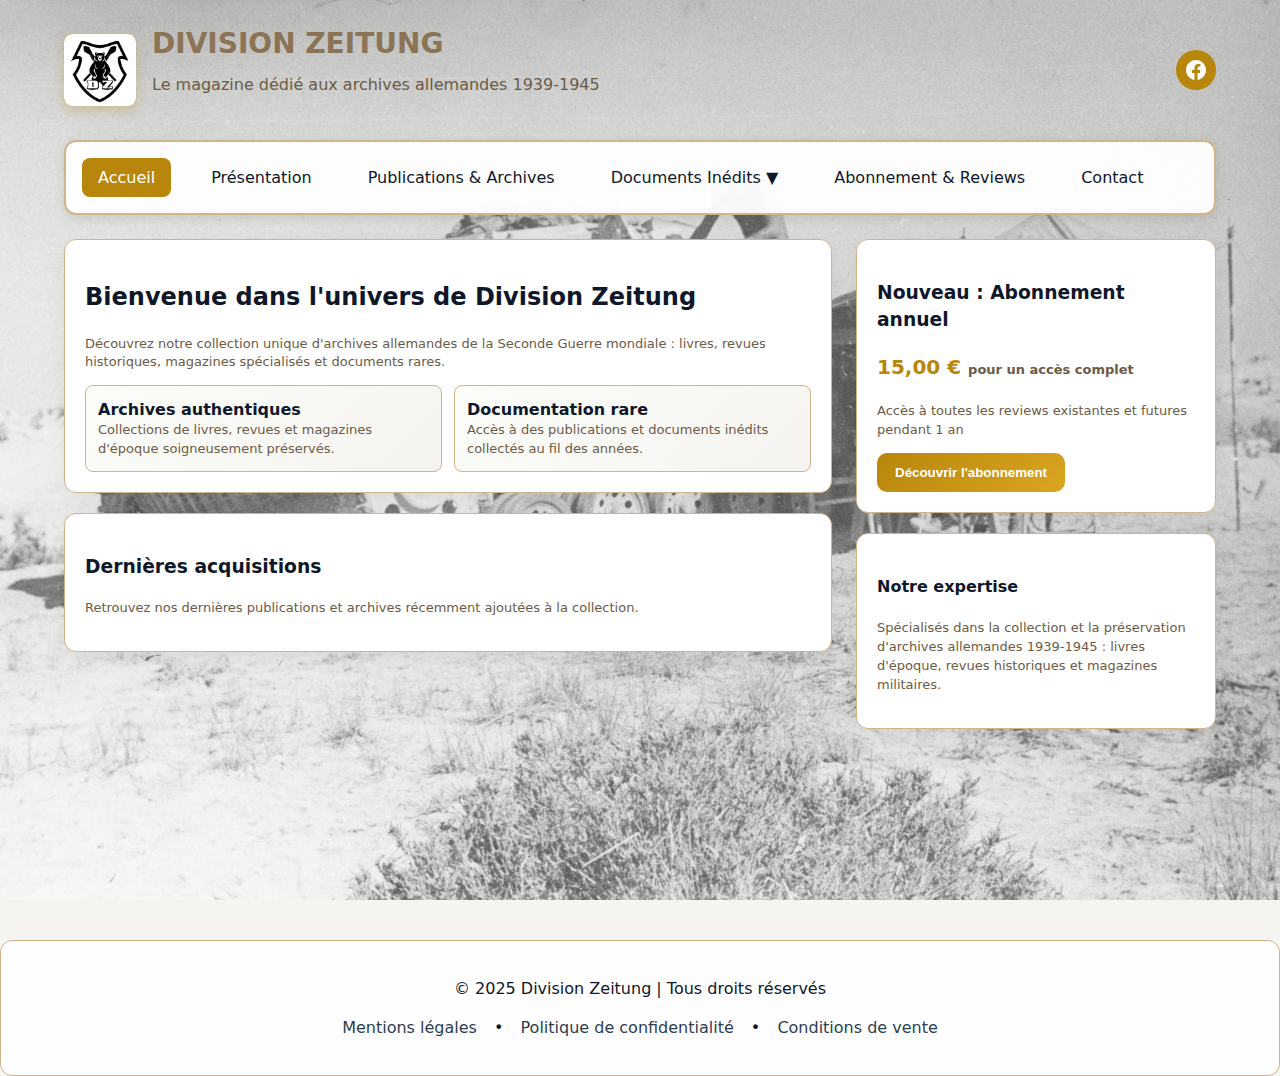
<file: index.html>
<!doctype html>
<html lang="fr">
<head>
  <meta charset="utf-8">
  <meta name="viewport" content="width=device-width,initial-scale=1">
  <title>DIVISION ZEITUNG - Le Magazine des Archives Allemandes</title>
  <meta name="description" content="Le magazine dédié aux archives allemandes 1939-1945. Collections, documents et analyses historiques.">
  <style>
    :root{--accent:#b8860b;--accent-light:#daa520;--muted:#6b5b47;--card:#ffffff;--bg:#f6f4f0;--sand:#d2b48c;--warm:#8b7355;font-family:Inter, system-ui, -apple-system, 'Segoe UI', Roboto, 'Helvetica Neue', Arial}
    *{box-sizing:border-box}
    body{margin:0;background:var(--bg) url('panzer-fond.jpg') no-repeat center center fixed;background-size:cover;color:#0f172a;line-height:1.45}
    .overlay{background:rgba(246,244,240,0.3);min-height:100vh}
    .container{max-width:1200px;margin:0 auto;padding:24px}
    
/* Styles pour le footer */
.site-footer {
  text-align: center;
  padding: 20px;
  margin-top: 40px;
  background: rgba(255, 255, 255, 0.9);
  border-radius: 12px;
  border: 1px solid var(--sand);
}

.site-footer a {
  color: #2c3e50; /* Noir/gris foncé */
  text-decoration: none;
  font-weight: 500;
  padding: 8px 12px;
  border-radius: 6px;
  transition: all 0.3s ease;
}

.site-footer a:hover {
  background-color: #2c3e50;
  color: white;
  transform: translateY(-2px);
}
    
    
    /* Navigation */
    nav{background:rgba(255,255,255,0.95);border-radius:12px;padding:16px;margin-bottom:24px;box-shadow:0 4px 12px rgba(0,0,0,0.1);border:2px solid var(--sand)}
    .nav-menu{display:flex;gap:24px;align-items:center;flex-wrap:wrap}
    .nav-item{cursor:pointer;padding:8px 16px;border-radius:8px;transition:all 0.3s ease;font-weight:500}
    .nav-item:hover,.nav-item.active{background:var(--accent);color:white}
    .nav-dropdown{position:relative}
    .nav-dropdown-content{display:none;position:absolute;background:white;min-width:200px;box-shadow:0 8px 16px rgba(0,0,0,0.2);z-index:1000;border-radius:8px;top:100%;left:0;margin-top:4px;border:1px solid var(--sand)}
    .nav-dropdown:hover .nav-dropdown-content{display:block}
    .nav-dropdown-content a{display:block;padding:12px 16px;text-decoration:none;color:#333;border-radius:4px;margin:4px}
    .nav-dropdown-content a:hover{background:#f5f5f5}
    
    header{display:flex;align-items:center;gap:16px;margin-bottom:24px}
    
    /* Logo modifié pour supporter une image */
    .logo{
      width:72px;
      height:72px;
      background:linear-gradient(135deg, var(--accent), var(--accent-light));
      color:#fff;
      border-radius:8px;
      display:flex;
      align-items:center;
      justify-content:center;
      font-weight:700;
      font-size:24px;
      box-shadow:0 4px 12px rgba(184,134,11,0.3);
      overflow:hidden;
      position:relative;
    }
    
    .logo img{
      width:100%;
      height:100%;
      object-fit:cover;
      border-radius:8px;
    }
    
    /* Fallback text si pas d'image */
    .logo-text{
      position:absolute;
      top:50%;
      left:50%;
      transform:translate(-50%, -50%);
      z-index:1;
    }
    
    h1{margin:0;font-size:28px;color:var(--warm)}
    p.lead{color:var(--muted);margin:8px 0 20px}
    
    .social-links{margin-left:auto;display:flex;gap:12px}
    .social-btn{width:40px;height:40px;background:var(--accent);border-radius:50%;display:flex;align-items:center;justify-content:center;text-decoration:none;transition:transform 0.3s ease}
    .social-btn:hover{transform:scale(1.1)}
    
    .page{display:none}
    .page.active{display:block}
    .hero{display:grid;grid-template-columns:1fr 360px;gap:24px;align-items:start}
    .card{background:var(--card);border-radius:12px;padding:20px;box-shadow:0 6px 20px rgba(12,14,20,0.06);margin-bottom:20px;border:1px solid var(--sand)}
    .features{display:flex;flex-wrap:wrap;gap:12px;margin-top:12px}
    .feature{flex:1 1 220px;background:linear-gradient(135deg, #fbfdf9, #f5f3ef);padding:12px;border-radius:8px;border:1px solid var(--sand)}
    .price{font-size:20px;font-weight:700;color:var(--accent)}
    .cta{display:inline-block;background:linear-gradient(135deg, var(--accent), var(--accent-light));color:#fff;padding:12px 18px;border-radius:10px;text-decoration:none;font-weight:600;border:none;cursor:pointer;transition:transform 0.3s ease}
    .cta:hover{transform:translateY(-2px)}
    .small{font-size:13px;color:var(--muted)}
    
    /* Archive styles */
    .archive-grid{display:grid;grid-template-columns:repeat(auto-fit,minmax(300px,1fr));gap:20px}
    .archive-item{background:white;border-radius:12px;padding:20px;border:1px solid var(--sand);box-shadow:0 4px 16px rgba(184,134,11,0.1);cursor:pointer;transition:transform 0.3s ease}
    .archive-item:hover{transform:translateY(-4px)}
    .archive-image{width:100%;height:200px;background:#f0f0f0;border-radius:8px;margin-bottom:12px;background-size:cover;background-position:center;border:1px solid var(--sand)}
    .archive-category{background:linear-gradient(135deg, var(--accent), var(--accent-light));color:white;padding:20px;border-radius:12px;text-align:center;cursor:pointer;transition:transform 0.3s ease;margin-bottom:20px;position:relative;overflow:hidden}
    .archive-category:hover{transform:translateY(-2px)}
    .archive-category h3{margin:0 0 8px 0;font-size:20px;position:relative;z-index:2}
    .archive-category p{margin:0;opacity:0.9;position:relative;z-index:2}
    .archive-category-bg{position:absolute;top:0;left:0;width:100%;height:100%;background-size:cover;background-position:center;opacity:0.2;z-index:1}
    
    /* Subcategory styles */
    .subcategory-grid{display:grid;grid-template-columns:repeat(auto-fit,minmax(280px,1fr));gap:16px;margin-top:20px}
    .subcategory-item{background:#fff;border-radius:8px;padding:16px;border:1px solid var(--sand);cursor:pointer;transition:all 0.3s ease;position:relative;overflow:hidden}
    .subcategory-item:hover{background:#f9f9f9;transform:translateY(-2px)}
    .subcategory-title{font-weight:600;color:var(--warm);margin-bottom:8px;position:relative;z-index:2}
    .subcategory-desc{font-size:13px;color:var(--muted);position:relative;z-index:2}
    .subcategory-image{position:absolute;top:0;right:0;width:80px;height:100%;background-size:cover;background-position:center;opacity:0.1;z-index:1}
    
    /* Content display styles */
    .content-item{background:#fff;border-radius:12px;padding:20px;margin-bottom:16px;border:1px solid var(--sand);display:flex;gap:16px}
    .content-image{width:120px;height:160px;background:#f0f0f0;border-radius:8px;flex-shrink:0;background-size:cover;background-position:center;border:2px solid var(--sand)}
    .content-info{flex:1}
    .content-title{font-size:16px;font-weight:600;color:var(--warm);margin-bottom:8px}
    .content-description{font-size:14px;color:var(--muted);line-height:1.5}
    .back-to-categories{background:var(--muted);color:white;padding:8px 16px;border-radius:8px;text-decoration:none;margin-bottom:16px;display:inline-block;cursor:pointer}
    
    .contact-info{background:linear-gradient(135deg, #fbfdf9, #f5f3ef);padding:16px;border-radius:8px;margin-bottom:16px;border:1px solid var(--sand)}
    form input, form select, form textarea{width:100%;padding:10px;border-radius:8px;border:1px solid var(--sand);margin-top:8px}
    form label{font-size:13px;color:var(--muted)}

  /* CSS RESPONSIVE AMÉLIORÉ - À remplacer dans ton fichier */

/* Tablettes (portrait et paysage) */
@media (max-width: 1024px) {
  .container { 
    padding: 16px; 
    max-width: 100%;
  }
  
  .hero { 
    grid-template-columns: 1fr;
    gap: 20px; 
  }
  
  .nav-menu { 
    gap: 16px; 
  }
  
  .archive-grid {
    grid-template-columns: repeat(auto-fit, minmax(250px, 1fr));
  }
}

/* Tablettes en mode portrait */
@media (max-width: 768px) {
  .nav-menu { 
    flex-direction: column; 
    align-items: stretch; 
    gap: 8px;
  }
  
  .nav-item { 
    text-align: center;
    padding: 12px;
  }
  
  /* Menu dropdown tactile */
  .nav-dropdown-content {
    position: static !important;
    display: none;
    box-shadow: none;
    border: none;
    background: #f8f8f8;
    margin: 4px 0;
    border-radius: 8px;
  }
  
  .nav-dropdown.active .nav-dropdown-content {
    display: block;
  }
  
  .social-links { 
    margin-left: 0; 
    margin-top: 16px; 
    justify-content: center;
  }
  
  /* Footer responsive */
  .site-footer {
    padding: 24px 16px;
  }
  
  .site-footer a {
    display: inline-block;
    margin: 8px 4px;
    padding: 10px 12px;
    font-size: 14px;
  }
  
  /* Grilles adaptatives */
  .archive-grid {
    grid-template-columns: 1fr;
    gap: 16px;
  }
  
  .subcategory-grid {
    grid-template-columns: 1fr;
  }
}

/* Smartphones */
@media (max-width: 600px) {
  .logo { 
    width: 56px; 
    height: 56px; 
  }
  
  h1 { 
    font-size: 22px; 
  }
  
  .card { 
    padding: 16px; 
    margin-bottom: 16px;
  }
  
  /* Layout des reviews */
  .content-item { 
    flex-direction: column; 
    text-align: center; 
  }
  
  .content-image { 
    width: 100px; 
    height: 130px; 
    margin: 0 auto 16px auto; 
  }
  
  /* Abonnement responsive */
  .hero > div > div[style*="grid-template-columns"] {
    display: block !important;
  }
  
  .hero > div > div[style*="grid-template-columns"] > div {
    margin-bottom: 16px;
  }
  
  /* Footer mobile optimisé */
  .site-footer p:last-child {
    line-height: 2.2;
  }
  
  .site-footer a {
    display: block;
    margin: 12px 0;
    padding: 14px;
    border-radius: 8px;
    background: rgba(44, 62, 80, 0.05);
  }
  
  /* Formulaire responsive */
  form input, form textarea, form select {
    font-size: 16px; /* Évite le zoom sur iOS */
  }
}

/* Très petits écrans */
@media (max-width: 480px) {
  .container {
    padding: 12px;
  }
  
  header {
    flex-direction: column;
    text-align: center;
    gap: 12px;
  }
  
  .logo {
    width: 48px;
    height: 48px;
  }
  
  h1 {
    font-size: 20px;
  }
  
  .nav-item {
    padding: 14px;
    font-size: 16px;
  }
  
  .features {
    flex-direction: column;
  }
  
  .feature {
    flex: none;
  }
}

  </style>
</head>
<body>
  <div class="overlay">
    <main class="container">
      <header>
        <div class="logo">
          <!-- REMPLACEZ par votre image : images/logo.jpg -->
          <img src="LOGO SITE .jpg" alt="Division Zeitung Logo" onerror="this.style.display='none'; this.nextElementSibling.style.display='block';">
          <div class="logo-text" style="display:none;">DZ</div>
        </div>
        <div>
          <h1>DIVISION ZEITUNG</h1>
          <p class="lead">Le magazine dédié aux archives allemandes 1939-1945</p>
        </div>
        <div class="social-links">
          <a href="https://www.facebook.com/share/14KCaZech4M/" class="social-btn" target="_blank">
            <svg width="20" height="20" fill="white" viewBox="0 0 24 24">
              <path d="M24 12.073c0-6.627-5.373-12-12-12s-12 5.373-12 12c0 5.99 4.388 10.954 10.125 11.854v-8.385H7.078v-3.47h3.047V9.43c0-3.007 1.792-4.669 4.533-4.669 1.312 0 2.686.235 2.686.235v2.953H15.83c-1.491 0-1.956.925-1.956 1.874v2.25h3.328l-.532 3.47h-2.796v8.385C19.612 23.027 24 18.062 24 12.073z"/>
            </svg>
          </a>
        </div>
      </header>

      <nav>
        <div class="nav-menu">
          <div class="nav-item active" onclick="showPage('accueil')">Accueil</div>
          <div class="nav-item" onclick="showPage('presentation')">Présentation</div>
          <div class="nav-item" onclick="showPage('archives')">Publications & Archives</div>
          <div class="nav-dropdown">
            <div class="nav-item">Documents Inédits ▼</div>
            <div class="nav-dropdown-content">
              <a href="#" onclick="showDocuments('photos')">Photos</a>
              <a href="#" onclick="showDocuments('papiers')">Papiers Divers</a>
              <a href="#" onclick="showDocuments('objets')">Objets</a>
              <a href="#" onclick="showDocuments('documents')">Documents</a>
            </div>
          </div>
          <div class="nav-item" onclick="showPage('abonnement')">Abonnement & Reviews</div>
          <div class="nav-item" onclick="showPage('contact')">Contact</div>
        </div>
      </nav>

      <!-- PAGE ACCUEIL -->
      <div id="accueil" class="page active">
        <section class="hero">
          <div>
            <article class="card">
              <h2>Bienvenue dans l'univers de Division Zeitung</h2>
              <p class="small">Découvrez notre collection unique d'archives allemandes de la Seconde Guerre mondiale : livres, revues historiques, magazines spécialisés et documents rares.</p>

              <div class="features">
                <div class="feature">
                  <strong>Archives authentiques</strong>
                  <div class="small">Collections de livres, revues et magazines d'époque soigneusement préservés.</div>
                </div>
                <div class="feature">
                  <strong>Documentation rare</strong>
                  <div class="small">Accès à des publications et documents inédits collectés au fil des années.</div>
                </div>
              </div>
            </article>

            <div class="card">
              <h3>Dernières acquisitions</h3>
              <p class="small">Retrouvez nos dernières publications et archives récemment ajoutées à la collection.</p>
            </div>
          </div>

          <aside>
            <div class="card">
              <h3>Nouveau : Abonnement annuel</h3>
              <p class="price">15,00 € <span class="small">pour un accès complet</span></p>
              <p class="small">Accès à toutes les reviews existantes et futures pendant 1 an</p>
              <button class="cta" onclick="showPage('abonnement')">Découvrir l'abonnement</button>
            </div>

            <div class="card">
              <h4>Notre expertise</h4>
              <p class="small">Spécialisés dans la collection et la préservation d'archives allemandes 1939-1945 : livres d'époque, revues historiques et magazines militaires.</p>
            </div>
          </aside>
        </section>
      </div>

      <!-- PAGE PRESENTATION -->
      <div id="presentation" class="page">
        <div class="card">
          <h2>Présentation</h2>
          <p>Division Zeitung est un magazine spécialisé dans la préservation et la diffusion d'archives allemandes de la Seconde Guerre mondiale.</p>
          
          <p>Notre mission consiste à rassembler, cataloguer et partager une vaste collection de publications d'époque : livres historiques, revues militaires, magazines spécialisés et documents rares qui témoignent de cette période de l'histoire.</p>
          
          <p>À travers nos différentes collections organisées en catégories thématiques, nous nous efforçons de présenter ces archives de manière structurée et accessible, dans un esprit purement historique et éducatif.</p>
          
          <p>Cette passion pour la préservation du patrimoine historique nous pousse à partager ces ressources documentaires uniques avec une communauté de passionnés d'histoire, de collectionneurs et d'étudiants.</p>
        </div>
      </div>

      <!-- PAGE ARCHIVES AVEC EMPLACEMENTS IMAGES -->
      <div id="archives" class="page">
        <div class="card">
          <h2>Publications & Archives</h2>
          <p class="small">Explorez nos collections organisées par catégories</p>
        </div>

        <div id="archives-categories">
          <div class="archive-grid">
            <div class="archive-category" onclick="showArchiveCategory('livres')">
              <!-- IMAGE DE FOND pour la catégorie : images/categories/livres.jpg -->
              <div class="archive-category-bg" style="background-image:url('images/categories/livres.jpg')"></div>
              <h3>Livres et Hors Séries</h3>
              <p>Collection de livres historiques et publications spéciales sur l'armée allemande</p>
            </div>

            <div class="archive-category" onclick="showArchiveCategory('revues-3945')">
              <!-- IMAGE DE FOND pour la catégorie : images/categories/revues-3945.jpg -->
              <div class="archive-category-bg" style="background-image:url('images/categories/revues-3945.jpg')"></div>
              <h3> 39/45 Magazine</h3>
              <p>Magazines et revues spécialisées dans la Seconde Guerre mondiale</p>
            </div>

            <div class="archive-category" onclick="showArchiveCategory('caraktere')">
              <!-- IMAGE DE FOND pour la catégorie : images/categories/caraktere.jpg -->
              <div class="archive-category-bg" style="background-image:url('images/categories/caraktere.jpg')"></div>
              <h3>Magazines et Revues Caraktere</h3>
              <p>Collection complète des publications Caraktere dédiées à l'histoire militaire</p>
            </div>
          </div>
        </div>

        <div id="archive-content" style="display:none;">
          <div class="back-to-categories" onclick="showArchiveCategories()">← Retour aux catégories</div>
          <div id="archive-subcategories"></div>
          <div id="archive-items"></div>
        </div>
      </div>

      <!-- PAGE DOCUMENTS RARES AVEC EMPLACEMENTS IMAGES -->
      <div id="documents" class="page">
        <div class="card">
          <h2>Documents Rares</h2>
          <div id="documents-content">
            <p>Sélectionnez une catégorie dans le menu pour explorer ma collection de documents rares.</p>
          </div>
        </div>
      </div>

      <!-- PAGE ABONNEMENT AVEC EMPLACEMENTS IMAGES -->
      <div id="abonnement" class="page">
        <div class="card">
          <h2>Revue Division Zeitung</h2>
          
          <div style="display:grid;grid-template-columns:1fr 1fr;gap:20px;margin:20px 0;">
            <div style="background:linear-gradient(135deg, #fbfdf9, #f5f3ef);padding:20px;border-radius:12px;border:2px solid var(--sand);text-align:center;">
              <h3>Revue individuelle</h3>
              <div style="font-size:24px;font-weight:800;color:var(--accent);">6.00 €</div>
              <p class="small">Accès à une revue de votre choix</p>
              <button class="cta" onclick="showIndividualReviews()">Choisir une revue</button>
            </div>
            <div style="background:linear-gradient(135deg, #fff9e6, #f5f3ef);padding:20px;border-radius:12px;border:2px solid var(--accent);text-align:center;">
              <h3>Abonnement Annuel</h3>
              <div style="font-size:24px;font-weight:800;color:var(--accent);">15,00 €</div>
              <p class="small">Pack 4 numéros disponible à 15,00€</p>
              <p class="small">Accès illimité pendant 1 an</p>
              <button class="cta" onclick="subscribe()">S'abonner</button>
            </div>
          </div>
          
          <h3>Revues disponibles</h3>
          
          <div style="background:#fff;border-radius:12px;padding:24px;margin:20px 0;border:1px solid var(--sand);display:flex;gap:20px;">
            <!-- IMAGE REVIEW 1 : images/reviews/review1.jpg -->
            <div style="width:120px;height:160px;background:url('images/reviews/review1.jpg');background-size:cover;border-radius:8px;flex-shrink:0;border:2px solid var(--sand);"></div>
            <div style="flex:1;">
              <h4>Revue #001 - Analyse Panzer Division</h4>
              <p class="small">Analyse complète de la doctrine blindée allemande 1939-1945. Étude des tactiques, organisation et évolution du matériel.</p>
              <div style="background:#f5f5f5;padding:12px;border-radius:8px;margin:12px 0;">
                <strong>Contenu :</strong><br>
                • 45 pages d'analyse approfondie<br>
                • 25 photos et documents inédits<br>
                • Organigrammes détaillés<br>
                • Témoignages de vétérans
              </div>
              <div style="font-weight:bold;color:var(--accent);margin:10px 0;">6,00 €</div>
              <button class="cta" onclick="buyRevue('revue-001')">Acheter</button>
            </div>
          </div>
          
          <div style="background:#fff;border-radius:12px;padding:24px;margin:20px 0;border:1px solid var(--sand);display:flex;gap:20px;">
            <!-- IMAGE REVIEW 2 : images/reviews/review2.jpg -->
            <div style="width:120px;height:160px;background:url('images/reviews/review2.jpg');background-size:cover;border-radius:8px;flex-shrink:0;border:2px solid var(--sand);"></div>
            <div style="flex:1;">
              <h4>Revue #002 - Organisation Wehrmacht</h4>
              <p class="small">Structure organisationnelle de la Wehrmacht, chaîne de commandement et évolution 1933-1945.</p>
              <div style="background:#f5f5f5;padding:12px;border-radius:8px;margin:12px 0;">
                <strong>Contenu :</strong><br>
                • 38 pages sur la structure militaire<br>
                • Organigrammes complets<br>
                • Évolution des grades<br>
                • Documents administratifs rares
              </div>
              <div style="font-weight:bold;color:var(--accent);margin:10px 0;">6,00 €</div>
              <button class="cta" onclick="buyRevue('revue-002')">Acheter</button>
            </div>
          </div>
          
          <div style="background:#fff;border-radius:12px;padding:24px;margin:20px 0;border:1px solid var(--sand);display:flex;gap:20px;">
            <!-- IMAGE REVIEW 3 : images/reviews/review3.jpg -->
            <div style="width:120px;height:160px;background:url('images/reviews/review3.jpg');background-size:cover;border-radius:8px;flex-shrink:0;border:2px solid var(--sand);"></div>
            <div style="flex:1;">
              <h4>Revue #003 - Uniformes et Équipements</h4>
              <p class="small">Guide complet des uniformes, équipements et insignes de l'armée allemande 1939-1945.</p>
              <div style="background:#f5f5f5;padding:12px;border-radius:8px;margin:12px 0;">
                <strong>Contenu :</strong><br>
                • 52 pages richement illustrées<br>
                • Plus de 80 photos HD<br>
                • Guide d'identification<br>
                • Variations régionales
              </div>
              <div style="font-weight:bold;color:var(--accent);margin:10px 0;">6,00 €</div>
              <button class="cta" onclick="buyRevue('revue-003')">Acheter</button>
            </div>
          </div>
          
          <div style="background:#fff;border-radius:12px;padding:24px;margin:20px 0;border:1px solid var(--sand);display:flex;gap:20px;">
            <!-- IMAGE REVIEW 4 : images/reviews/review4.jpg -->
            <div style="width:120px;height:160px;background:url('images/reviews/review4.jpg');background-size:cover;border-radius:8px;flex-shrink:0;border:2px solid var(--sand);"></div>
            <div style="flex:1;">
              <h4>Revue #004 - Tactiques de Combat</h4>
              <p class="small">Analyse approfondie des tactiques de combat blindé allemandes et leur évolution 1939-1945.</p>
              <div style="background:#f5f5f5;padding:12px;border-radius:8px;margin:12px 0;">
                <strong>Contenu :</strong><br>
                • 48 pages d'analyse tactique<br>
                • Schémas de manœuvres<br>
                • Comparaisons avec alliés<br>
                • Cartes de batailles
              </div>
              <div style="font-weight:bold;color:var(--accent);margin:10px 0;">6,00 €</div>
              <button class="cta" onclick="buyRevue('revue-004')">Acheter</button>
            </div>
          </div>
          
          <div style="background:#fff;border-radius:12px;padding:24px;margin:20px 0;border:1px solid var(--sand);display:flex;gap:20px;">
            <!-- IMAGE REVIEW 5 : images/reviews/review5.jpg -->
            <div style="width:120px;height:160px;background:url('images/reviews/review5.jpg');background-size:cover;border-radius:8px;flex-shrink:0;border:2px solid var(--sand);"></div>
            <div style="flex:1;">
              <h4>Revue #005 - Matériel et Armement</h4>
              <p class="small">Guide technique complet du matériel blindé allemand : chars, canons automoteurs et véhicules.</p>
              <div style="background:#f5f5f5;padding:12px;border-radius:8px;margin:12px 0;">
                <strong>Contenu :</strong><br>
                • 65 pages de documentation<br>
                • Fiches techniques détaillées<br>
                • Photos et schémas<br>
                • Comparatifs de performances
              </div>
              <div style="font-weight:bold;color:var(--accent);margin:10px 0;">6,00 €</div>
              <button class="cta" onclick="buyRevue('revue-005')">Acheter</button>
            </div>
          </div>
        </div>
      </div>

      <!-- PAGE CONTACT -->
      <div id="contact" class="page">
        <div class="hero">
          <div>
            <div class="card">
              <h2>Contact</h2>
              
              <div class="contact-info">
                <h3>Informations de contact</h3>
                <p><strong>Email :</strong> Divisionzeitung@gmail.com</p>
                <p><strong>Adresse :</strong> 04300 Dauphin . FRANCE </p>
              </div>

              <form name="contact" method="POST" data-netlify="true">
              <input type="hidden" name="form-name" value="contact">

              <label>Nom</label>
              <input type="text" name="nom" required>

              <label>Email</label>
              <input type="email" name="email" required>

              <label>Sujet</label>
              <input type="text" name="sujet" required>

              <label>Message</label>
              <textarea name="message" rows="6" required placeholder="Votre message..."></textarea>

              <div style="margin-top:16px">
                <button type="submit" class="cta">Envoyer le message</button>
              </div>
             </form>

          <aside>
            <div class="card">
              <h3>Horaires de réponse</h3>
              <p class="small">Je réponds généralement aux emails sous 24-48h en semaine.</p>
              
              <h4 style="margin-top:20px">Collaborations</h4>
              <p class="small">Ouvert à des Collaborations </p>
            </div>
          </aside>
        </div>
      </div>
    </main>
  </div>

  <script>
    function showPage(pageId) {
      // Masquer toutes les pages
      document.querySelectorAll('.page').forEach(page => {
        page.classList.remove('active');
      });
      
      // Désactiver tous les éléments de navigation
      document.querySelectorAll('.nav-item').forEach(item => {
        item.classList.remove('active');
      });
      
      // Afficher la page sélectionnée
      document.getElementById(pageId).classList.add('active');
      
      // Activer l'élément de navigation correspondant
      event.target.classList.add('active');
      
      // Réinitialiser la vue archives si on quitte cette page
      if(pageId !== 'archives') {
        showArchiveCategories();
      }
    }
    
    function showArchiveCategories() {
      document.getElementById('archives-categories').style.display = 'block';
      document.getElementById('archive-content').style.display = 'none';
    }
    
    function showArchiveCategory(category) {
      document.getElementById('archives-categories').style.display = 'none';
      document.getElementById('archive-content').style.display = 'block';
      
      const subcategoriesDiv = document.getElementById('archive-subcategories');
      const itemsDiv = document.getElementById('archive-items');
      
      const categories = {
        'livres': {
          title: 'Livres et Hors Séries',
          subcategories: [
            { id: 'livres-histoire', title: 'Histoire Militaire', desc: 'Livres spécialisés dans l\'histoire des forces armées allemandes', image: 'images/subcategories/histoire-militaire.jpg' },
            { id: 'livres-biographies', title: 'Biographies', desc: 'Biographies d\'officiers et personnalités militaires', image: 'images/subcategories/biographies.jpg' },
            { id: 'livres-techniques', title: 'Manuels Techniques', desc: 'Guides techniques et manuels d\'instruction militaire', image: 'images/subcategories/manuels-techniques.jpg' },
            { id: 'livres-hors-series', title: 'Hors Séries', desc: 'Publications spéciales et numéros exceptionnels', image: 'images/subcategories/hors-series.jpg' }
          ]
        },
        'revues-3945': {
          title: 'Revues 39/45',
          subcategories: [
            { id: 'revues-militaires', title: 'Revues Militaires', desc: 'Magazines spécialisés dans l\'histoire militaire 1939-1945', image: 'images/subcategories/revues-militaires.jpg' },
            { id: 'revues-blindes', title: 'Spécial Blindés', desc: 'Revues dédiées aux chars et véhicules blindés', image: 'images/subcategories/blindes.jpg' },
            { id: 'revues-aviation', title: 'Aviation', desc: 'Publications sur l\'aviation militaire allemande', image: 'images/subcategories/aviation.jpg' },
            { id: 'revues-marine', title: 'Marine', desc: 'Revues consacrées à la Kriegsmarine', image: 'images/subcategories/marine.jpg' }
          ]
        },
        'charaktere': {
          title: 'Magazines et Revues Charaktere',
          subcategories: [
            { id: 'charaktere-collection', title: 'Collection Complète', desc: 'Tous les numéros de la revue Charaktere', image: 'images/subcategories/charaktere-collection.jpg' },
            { id: 'charaktere-uniformes', title: 'Spécial Uniformes', desc: 'Numéros dédiés aux uniformes et équipements', image: 'images/subcategories/uniformes.jpg' },
            { id: 'charaktere-insignes', title: 'Insignes et Décorations', desc: 'Focus sur les insignes militaires allemands', image: 'images/subcategories/insignes.jpg' },
            { id: 'charaktere-unites', title: 'Unités d\'Elite', desc: 'Études des formations d\'élite allemandes', image: 'images/subcategories/unites-elite.jpg' }
          ]
        }
      };
      
      const cat = categories[category];
      subcategoriesDiv.innerHTML = `
        <div class="card">
          <h3>${cat.title}</h3>
          <div class="subcategory-grid">
            ${cat.subcategories.map(sub => `
              <div class="subcategory-item" onclick="showArchiveItems('${sub.id}')">
                <!-- IMAGE pour chaque sous-catégorie : ${sub.image} -->
                <div class="subcategory-image" style="background-image:url('${sub.image}')"></div>
                <div class="subcategory-title">${sub.title}</div>
                <div class="subcategory-desc">${sub.desc}</div>
              </div>
            `).join('')}
          </div>
        </div>
      `;
      itemsDiv.innerHTML = '';
    }
    
    function showArchiveItems(subcategoryId) {
      const itemsDiv = document.getElementById('archive-items');
      
      const items = {
        'livres-histoire': [
          { title: 'Panzer Divisions 1939-1945', desc: 'Histoire complète des divisions blindées allemandes, leur organisation et leurs combats.', image: 'images/livres/panzer-divisions.jpg' },
          { title: 'Wehrmacht Organisation', desc: 'Structure et hiérarchie de l\'armée allemande pendant la Seconde Guerre mondiale.', image: 'images/livres/wehrmacht-org.jpg' },
          { title: 'Blitzkrieg Tactics', desc: 'Analyse des tactiques de guerre éclair allemandes et leur évolution.', image: 'images/livres/blitzkrieg.jpg' }
        ],
        'livres-biographies': [
          { title: 'Erwin Rommel - Le Renard du Désert', desc: 'Biographie complète du célèbre maréchal allemand.', image: 'images/livres/rommel.jpg' },
          { title: 'Heinz Guderian - Père des Panzers', desc: 'Vie et œuvre du théoricien de la guerre blindée.', image: 'images/livres/guderian.jpg' },
          { title: 'Erich von Manstein - Stratège d\'Exception', desc: 'Portrait du plus brillant stratège allemand.', image: 'images/livres/manstein.jpg' }
        ],
        'charaktere-collection': [
          { title: 'Charaktere N°1-100', desc: 'Collection complète des 100 premiers numéros de référence.', image: 'images/charaktere/collection-1-100.jpg' },
          { title: 'Charaktere Années 1990', desc: 'Tous les numéros des années 1990, période dorée de la revue.', image: 'images/charaktere/annees-1990.jpg' },
          { title: 'Charaktere Hors Séries', desc: 'Numéros spéciaux et hors séries de la collection Charaktere.', image: 'images/charaktere/hors-series.jpg' }
        ]
      };
      
      const categoryItems = items[subcategoryId] || [
        { title: 'Contenu à venir', desc: 'Cette section sera bientôt enrichie avec du contenu spécialisé.', image: 'images/placeholder.jpg' }
      ];
      
      itemsDiv.innerHTML = `
        <div class="card">
          <h3>Contenu disponible</h3>
          ${categoryItems.map(item => `
            <div class="content-item">
              <!-- IMAGE pour chaque élément : ${item.image} -->
              <div class="content-image" style="background-image:url('${item.image}')"></div>
              <div class="content-info">
                <div class="content-title">${item.title}</div>
                <div class="content-description">${item.desc}</div>
              </div>
            </div>
          `).join('')}
        </div>
      `;
    }
    
    function showDocuments(category) {
      showPage('documents');
      const content = document.getElementById('documents-content');
      
      const categories = {
        'photos': {
          title: 'Photos rares',
          content: 'Collection de photographies d\'époque, souvent inédites, provenant d\'archives privées.',
          items: [
            { title: 'Panzer IV en action - Front Est 1943', desc: 'Série de 15 photos inédites de Panzer IV en opération.', image: 'images/documents/photos/panzer-iv-front-est.jpg' },
            { title: 'Portraits de soldats - 21e Pz.Div.', desc: 'Collection de portraits personnels de membres de la division.', image: 'images/documents/photos/portraits-21pzdiv.jpg' },
            { title: 'Chars Tiger en Normandie 1944', desc: 'Photos exclusives de Tigers en opération en Normandie.', image: 'images/documents/photos/tiger-normandie.jpg' },
            { title: 'Cérémonie militaire Berlin 1940', desc: 'Images rares d\'une cérémonie officielle à Berlin.', image: 'images/documents/photos/ceremonie-berlin.jpg' }
          ]
        },
        'papiers': {
          title: 'Papiers divers',
          content: 'Documents administratifs, correspondances et papiers personnels.',
          items: [
            { title: 'Carnet de route - Obergefreiter Schmidt', desc: 'Journal personnel d\'un sous-officier.', image: 'images/documents/papiers/carnet-schmidt.jpg' },
            { title: 'Correspondance familiale 1942-1944', desc: 'Échange de lettres entre un officier et sa famille.', image: 'images/documents/papiers/lettres-famille.jpg' },
            { title: 'Rapport de mission - Groupe de reconnaissance', desc: 'Rapport détaillé d\'une mission de reconnaissance.', image: 'images/documents/papiers/rapport-mission.jpg' },
            { title: 'Carnet de bord - Sous-marin U-108', desc: 'Pages du carnet de bord d\'un U-Boot.', image: 'images/documents/papiers/carnet-uboat.jpg' }
          ]
        },
        'objets': {
          title: 'Objets',
          content: 'Objets d\'époque authentiques : insignes, médailles, équipements personnels.',
          items: [
            { title: 'Casque M35 - 3e Pz.Div.', desc: 'Casque d\'acier avec décalcomanie de division blindée.', image: 'images/documents/objets/casque-m35.jpg' },
            { title: 'Insignes de spécialités', desc: 'Badges et insignes de qualification technique.', image: 'images/documents/objets/insignes-specialites.jpg' },
            { title: 'Médaille du Front de l\'Est', desc: 'Médaille commémorative de la campagne hivernale.', image: 'images/documents/objets/medaille-front-est.jpg' },
            { title: 'Équipement personnel d\'officier', desc: 'Étui à cartes, jumelles et accessoires d\'officier.', image: 'images/documents/objets/equipement-officier.jpg' }
          ]
        },
        'documents': {
          title: 'Documents officiels',
          content: 'Ordres de bataille, rapports officiels, manuels techniques.',
          items: [
            { title: 'Manuel technique Panzer IV', desc: 'Manuel d\'entretien et d\'utilisation du Panzer IV.', image: 'images/documents/officiels/manuel-pziv.jpg' },
            { title: 'Ordre de bataille - 1er Panzer Gruppe', desc: 'Organisation complète du 1er Groupe Blindé.', image: 'images/documents/officiels/ordre-bataille-1pzg.jpg' },
            { title: 'Directive tactique - Combat urbain', desc: 'Instructions pour le combat en zone urbaine.', image: 'images/documents/officiels/directive-urbain.jpg' },
            { title: 'Plan d\'opération Barbarossa', desc: 'Extraits du plan d\'invasion de l\'URSS.', image: 'images/documents/officiels/barbarossa.jpg' }
          ]
        }
      };
      
      const cat = categories[category];
      let itemsHtml = '';
      if (cat.items) {
        itemsHtml = cat.items.map(item => `
          <div class="archive-item">
            <!-- IMAGE pour chaque document : ${item.image} -->
            <div class="archive-image" style="background-image:url('${item.image}')"></div>
            <h4>${item.title}</h4>
            <p class="small">${item.desc}</p>
          </div>
        `).join('');
      }
      
      content.innerHTML = `
        <h3>${cat.title}</h3>
        <p>${cat.content}</p>
        <div class="archive-grid">
          ${itemsHtml}
        </div>
      `;
    }
    
    function showIndividualReviews() {
      alert('Sélectionnez une review ci-dessous pour l\'acheter individuellement à 6,00€');
    }
    
    function buyReview(reviewId) {
      // Ici vous pouvez ajouter vos vrais liens Gumroad pour chaque review
      const gumroadLinks = {
        'review-001': 'https://gumroad.com/l/votre-lien-review-001',
        'review-002': 'https://gumroad.com/l/votre-lien-review-002',
        'review-003': 'https://gumroad.com/l/votre-lien-review-003',
        'review-004': 'https://gumroad.com/l/votre-lien-review-004',
        'review-005': 'https://gumroad.com/l/votre-lien-review-005'
      };
      
      if(gumroadLinks[reviewId]) {
        window.open(gumroadLinks[reviewId], '_blank');
      } else {
        alert("Lien de paiement à configurer pour cette review");
      }

      function subscribe() {
      alert('Système d\'abonnement à configurer avec votre processeur de paiement (15,00€/an)');
    }
  }  
    // Menu tactile amélioré
    document.addEventListener('DOMContentLoaded', function() {
      const dropdowns = document.querySelectorAll('.nav-dropdown');
      
      dropdowns.forEach(dropdown => {
        dropdown.addEventListener('click', function(e) {
          e.preventDefault();
          this.classList.toggle('active');
        });
      });
    });
  
  </script>

        <footer class="site-footer">
  <p>© 2025 Division Zeitung | Tous droits réservés</p>
  <p>
    <a href="#" onclick="showPage('mentions')">Mentions légales</a> •
    <a href="#" onclick="showPage('confidentialite')">Politique de confidentialité</a> •
    <a href="#" onclick="showPage('cgv')">Conditions de vente</a>
  </p>
</footer>

<!-- PAGE MENTIONS LEGALES -->
<div id="mentions" class="page">
  <div class="card">
    <div class="back-to-categories" onclick="showPage('accueil')" style="margin-bottom:20px;">← Retour à l'accueil</div>
    <h2>Mentions Légales</h2>
    
    <h3>Éditeur du site</h3>
    <p>
      <strong>Nom/Raison sociale :</strong> [Laugier Didier - Particulier ]<br>
      <strong>Adresse :</strong> 04300 Dauphin, FRANCE<br>
      <strong>Email :</strong> Divisionzeitung@gmail.com<br>
    </p>
    
    <h3>Hébergement</h3>
    <p>
      Ce site est hébergé par :<Netlify,GitHub Pages>
      
    </p>
    
    <h3>Propriété intellectuelle</h3>
    <p>
      Le contenu de ce site (textes, images, vidéos) est protégé par le droit d'auteur. 
      Les archives historiques présentées sont utilisées dans un cadre éducatif et historique.
      Toute reproduction sans autorisation est interdite.
    </p>
    
    <h3>Collecte de données</h3>
    <p>
      Les données collectées via le formulaire de contact sont utilisées uniquement pour vous répondre.
      Elles ne sont pas transmises à des tiers.
      Vous pouvez demander leur suppression en nous contactant.
    </p>
    
    <h3>Cookies</h3>
    <p>
      Ce site n'utilise pas de cookies de tracking.
      Seuls les cookies techniques nécessaires au fonctionnement peuvent être utilisés.
    </p>
    
    <h3>Responsabilité</h3>
    <p>
      Les informations présentes sur ce site sont fournies à titre informatif.
      L'éditeur ne peut être tenu responsable des erreurs ou omissions.
    </p>
    
    <h3>Contact</h3>
    <p>
      Pour toute question concernant ces mentions légales :<br>
      Email : Divisionzeitung@gmail.com
    </p>
    
    <p><em>Dernière mise à jour : 23 septembre 2025 </em></p>
  </div>
</div>

<!-- PAGE POLITIQUE DE CONFIDENTIALITE -->
<div id="confidentialite" class="page">
  <div class="card">
    <div class="back-to-categories" onclick="showPage('accueil')" style="margin-bottom:20px;">← Retour à l'accueil</div>
    <h2>Politique de Confidentialité</h2>
    
    <h3>Collecte des informations</h3>
    <p>
      Nous collectons des informations lorsque vous nous contactez via le formulaire de contact.
      Les informations collectées incluent votre nom, adresse email et le contenu de votre message.
    </p>
    
    <h3>Utilisation des informations</h3>
    <p>
      Vos informations personnelles sont utilisées pour :<br>
      • Répondre à vos demandes de renseignements<br>
      • Traiter vos commandes d'abonnements<br>
      • Améliorer notre service client
    </p>
    
    <h3>Protection des informations</h3>
    <p>
      Nous mettons en place des mesures de sécurité appropriées pour protéger vos informations personnelles.
      Vos données ne sont jamais vendues, échangées ou transmises à des tiers sans votre consentement.
    </p>
    
    <h3>Cookies</h3>
    <p>
      Ce site n'utilise pas de cookies publicitaires ou de tracking.
      Seuls les cookies techniques nécessaires au bon fonctionnement du site peuvent être utilisés.
    </p>
    
    <h3>Vos droits</h3>
    <p>
      Conformément au RGPD, vous avez le droit de :<br>
      • Accéder à vos données personnelles<br>
      • Rectifier vos informations<br>
      • Supprimer vos données<br>
      • Vous opposer au traitement de vos données
    </p>
    
    <h3>Contact</h3>
    <p>
      Pour toute question concernant cette politique de confidentialité :<br>
      Email : Divisionzeitung@gmail.com
    </p>
  </div>
</div>

<!-- PAGE CONDITIONS DE VENTE -->
<div id="cgv" class="page">
  <div class="card">
    <div class="back-to-categories" onclick="showPage('accueil')" style="margin-bottom:20px;">← Retour à l'accueil</div>
    <h2>Conditions Générales de Vente</h2>
    
    <h3>Article 1 - Objet</h3>
    <p>
      Les présentes conditions générales de vente s'appliquent à toutes les commandes passées 
      sur le site Division Zeitung pour l'achat d'abonnements et de reviews.
    </p>
    
    <h3>Article 2 - Prix</h3>
    <p>
      Les prix sont indiqués en euros, toutes taxes comprises :<br>
      • Review individuelle : 6,00€<br>
      • Abonnement annuel : 15,00€
    </p>
    
    <h3>Article 3 - Modalités de paiement</h3>
    <p>
      Le paiement s'effectue par carte bancaire via notre processeur de paiement sécurisé.
      La commande n'est validée qu'après confirmation du paiement.
    </p>
    
    <h3>Article 4 - Livraison</h3>
    <p>
      Les reviews sont livrées par email sous format numérique dans un délai de 24h maximum 
      après confirmation du paiement.
    </p>
    
    <h3>Article 5 - Droit de rétractation</h3>
    <p>
      Conformément à l'article L121-21 du Code de la consommation, vous disposez d'un délai 
      de 14 jours pour exercer votre droit de rétractation.
    </p>
    
    <h3>Article 6 - Propriété intellectuelle</h3>
    <p>
      Tous les contenus (textes, images, reviews) sont protégés par le droit d'auteur.
      Toute reproduction ou diffusion sans autorisation est interdite.
    </p>
    
    <h3>Article 7 - Responsabilité</h3>
    <p>
      Division Zeitung ne peut être tenu responsable des dommages indirects résultant 
      de l'utilisation des contenus proposés.
    </p>
    
    <h3>Article 8 - Litiges</h3>
    <p>
      En cas de litige, une solution amiable sera recherchée avant toute action judiciaire.
      Les tribunaux français sont seuls compétents.
    </p>
    
    <h3>Contact</h3>
    <p>
      Pour toute question concernant ces conditions :<br>
      Email : Divisionzeitung@gmail.com
    </p>
  </div>
</div>
   
</body>
</html>
</file>
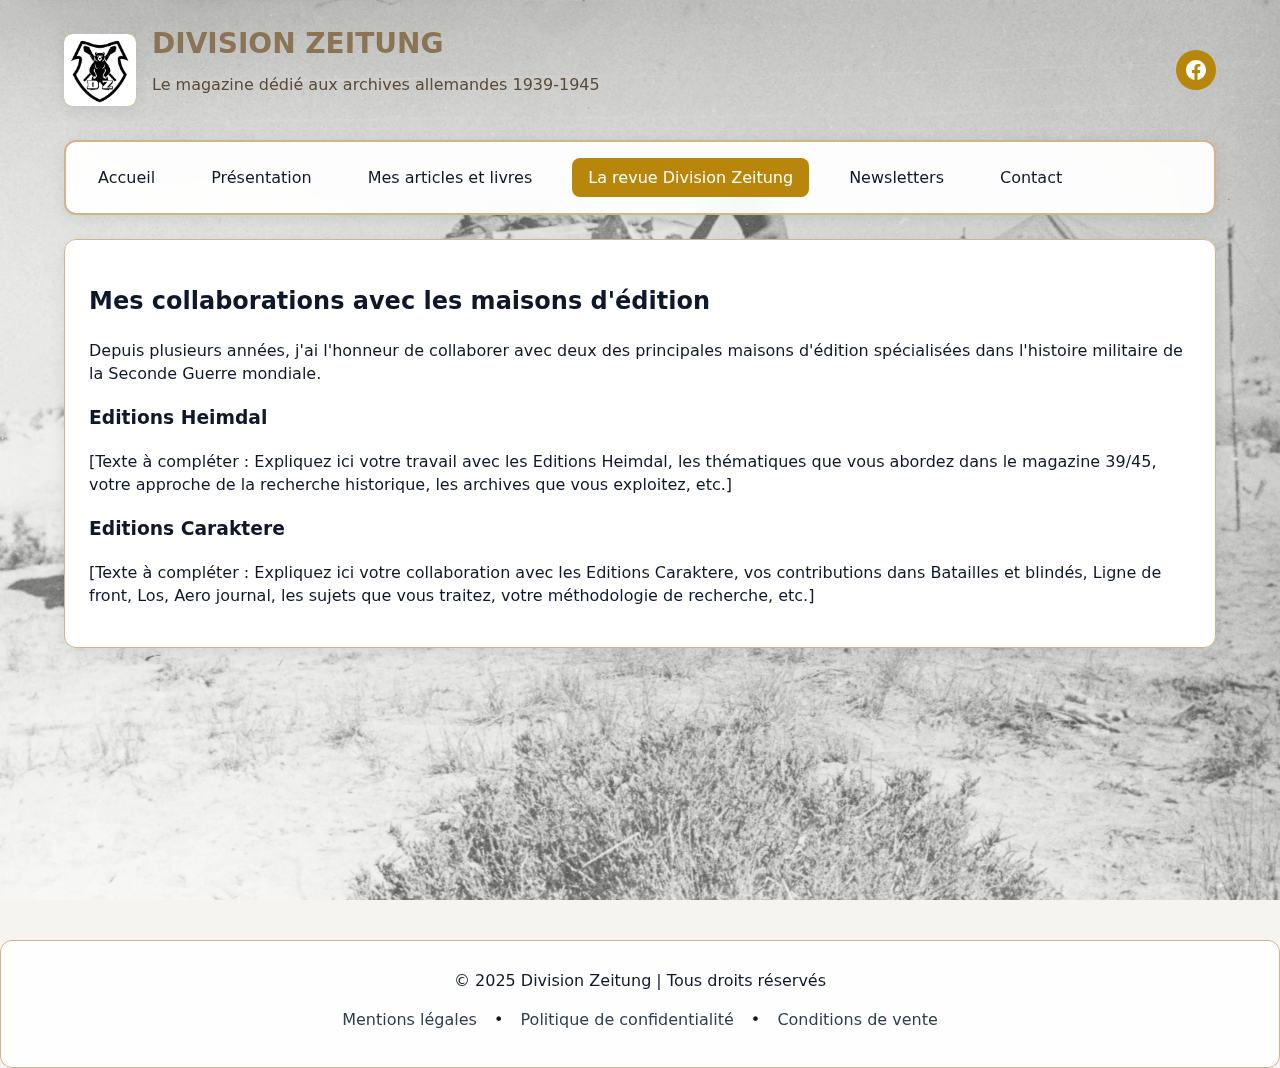
<file: articles-heimdal.html>
<!doctype html>
<html lang="fr">
<head>
  <meta charset="utf-8">
  <meta name="viewport" content="width=device-width,initial-scale=1">
  <title>Mes Articles - DIVISION ZEITUNG</title>
  <link rel="stylesheet" href="styles.css">
</head>
<body>
  <div class="overlay">
    <main class="container">
      <header>
        <div class="logo">
          <img src="images/logo-site.jpg" alt="Division Zeitung Logo" onerror="this.style.display='none'; this.nextElementSibling.style.display='block';">
          <div class="logo-text" style="display:none;">DZ</div>
        </div>
        <div>
          <h1>DIVISION ZEITUNG</h1>
          <p class="lead">Le magazine dédié aux archives allemandes 1939-1945</p>
        </div>
        <div class="social-links">
          <a href="https://www.facebook.com/share/14KCaZech4M/" class="social-btn" target="_blank">
            <svg width="20" height="20" fill="white" viewBox="0 0 24 24">
              <path d="M24 12.073c0-6.627-5.373-12-12-12s-12 5.373-12 12c0 5.99 4.388 10.954 10.125 11.854v-8.385H7.078v-3.47h3.047V9.43c0-3.007 1.792-4.669 4.533-4.669 1.312 0 2.686.235 2.686.235v2.953H15.83c-1.491 0-1.956.925-1.956 1.874v2.25h3.328l-.532 3.47h-2.796v8.385C19.612 23.027 24 18.062 24 12.073z"/>
            </svg>
          </a>
        </div>
      </header>
     <nav>
        <div class="nav-menu">
          <a href="index.html" class="nav-item">Accueil</a>
          <a href="presentation.html" class="nav-item">Présentation</a>
          <div class="nav-dropdown nav-item">
            Mes articles et livres
            <div class="nav-dropdown-content">
              <a href="livres-hors-series.html">Livres et Hors Séries</a>
              <a href="articles-heimdal.html">Articles rédigés chez les Edts Heimdal/Caraktere</a>
              <a href="livres-a-la-vente.html">Livres a la vente</a>
            </div>
          </div>
          <a href="revue-division-zeitung.html" class="nav-item active">La revue Division Zeitung </a>
          <a href="newsletter.html" class="nav-item">Newsletters</a>
          <a href="contact.html" class="nav-item">Contact</a>
        </div>
      </nav>
      <div id="archives" class="page active">
        <div class="card">
          <h2>Mes collaborations avec les maisons d'édition</h2>
          <p>Depuis plusieurs années, j'ai l'honneur de collaborer avec deux des principales maisons d'édition spécialisées dans l'histoire militaire de la Seconde Guerre mondiale.</p>
          
          <h3>Editions Heimdal</h3>
          <p>[Texte à compléter : Expliquez ici votre travail avec les Editions Heimdal, les thématiques que vous abordez dans le magazine 39/45, votre approche de la recherche historique, les archives que vous exploitez, etc.]</p>
          
          <h3>Editions Caraktere</h3>
          <p>[Texte à compléter : Expliquez ici votre collaboration avec les Editions Caraktere, vos contributions dans Batailles et blindés, Ligne de front, Los, Aero journal, les sujets que vous traitez, votre méthodologie de recherche, etc.]</p>
        </div>

      </div>
    </main>
  </div>
  <footer class="site-footer">
    <p>© 2025 Division Zeitung | Tous droits réservés</p>
    <p>
      <a href="mentions.html">Mentions légales</a> •
      <a href="confidentialite.html">Politique de confidentialité</a> •
      <a href="cgv.html">Conditions de vente</a>
    </p>
  </footer>
</body>
</html>
</file>
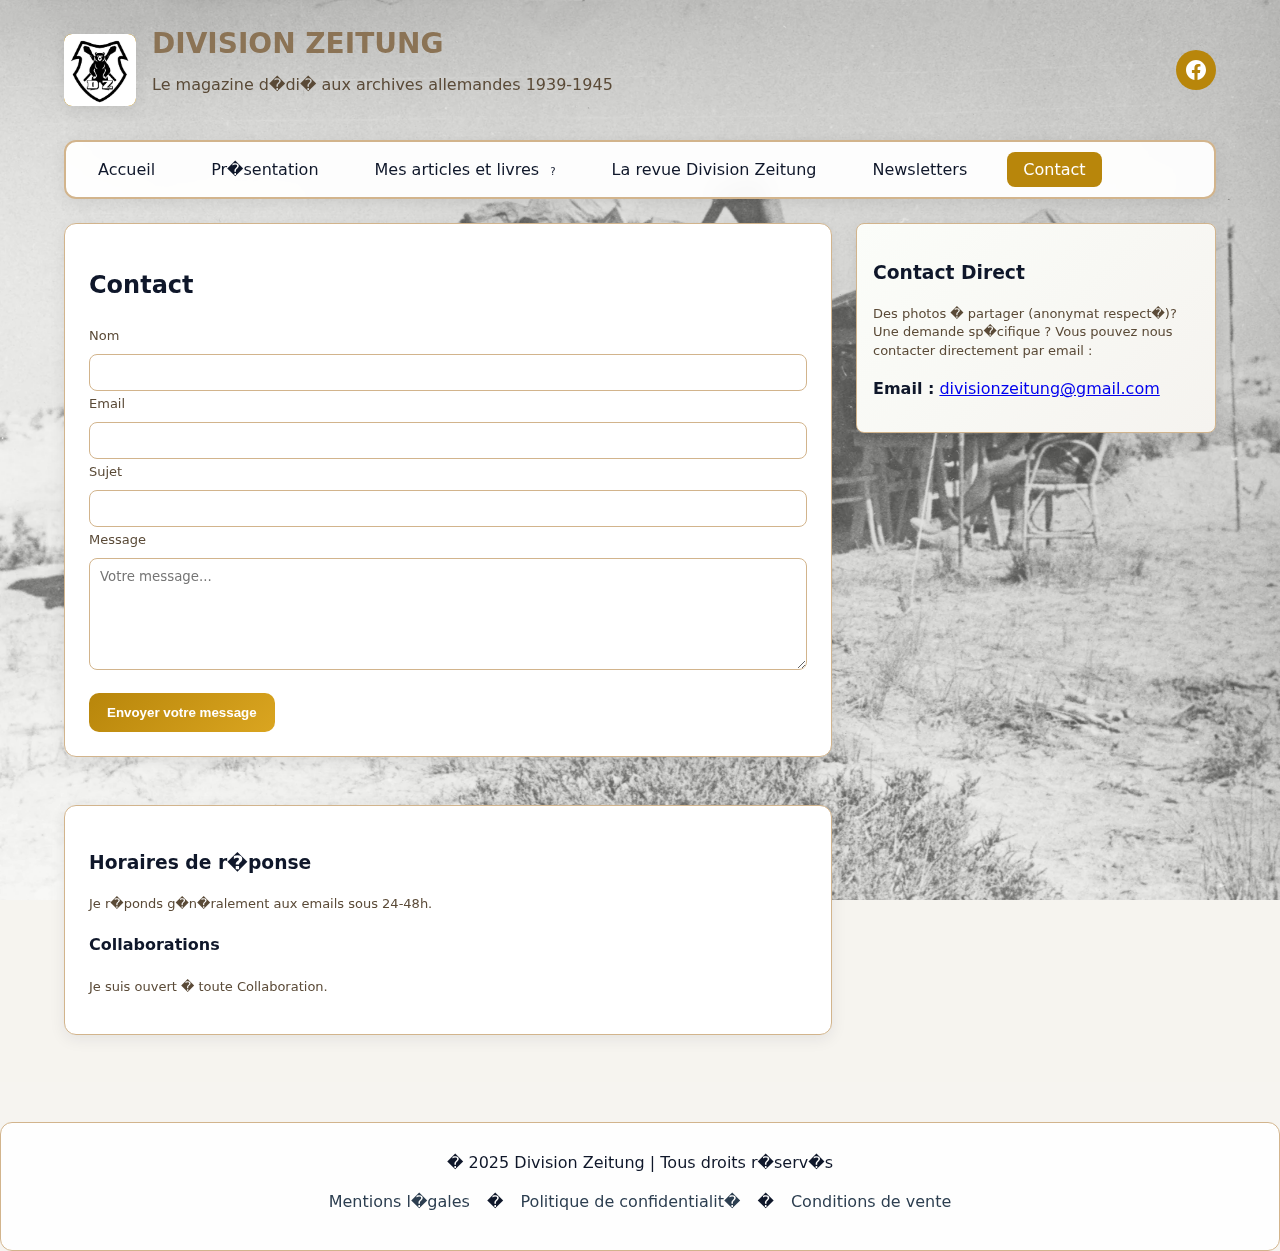
<file: contact.html>
<!doctype html>
<html lang="fr">
<head>
<meta charset="UTF-8">
<title>Contact - Division Zeitung | Nous Contacter</title>

<!-- Meta viewport et compatibilit� -->
<meta name="viewport" content="width=device-width, initial-scale=1.0">
<meta http-equiv="X-UA-Compatible" content="IE=edge">

<meta name="description" content="Contactez Division Zeitung pour vos questions, commandes de revues ou propositions d'articles. Formulaire de contact et coordonn�es.">
<meta name="keywords" content="contact division zeitung, nous contacter, commande revue, proposer article, formulaire contact">

<!-- Meta auteur et robots (IDENTIQUE partout) -->
<meta name="author" content="Division Zeitung">
<meta name="robots" content="index, follow">

<!-- Open Graph (Facebook) -->
<meta property="og:type" content="website">
<meta property="og:url" content="https://www.divisionzeitung.fr/contact.html">
<meta property="og:title" content="Contact - Division Zeitung">
<meta property="og:description" content="Contactez-nous pour toute question ou demande d'information.">
<meta property="og:image" content="https://www.divisionzeitung.fr/images/og-image.jpg">

<!-- Twitter Cards -->
<meta property="twitter:card" content="summary_large_image">
<meta property="twitter:url" content="https://www.divisionzeitung.fr/contact.html">
<meta property="twitter:title" content="Contact - Division Zeitung">
<meta property="twitter:description" content="Contactez-nous pour toute question ou demande d'information.">
<meta property="twitter:image" content="https://www.divisionzeitung.fr/images/og-image.jpg">

<!-- Canonical URL -->
<link rel="canonical" href="https://www.divisionzeitung.fr/contact.html">

<!-- Favicon (IDENTIQUE partout) -->
<link rel="icon" type="image/x-icon" href="/favicon.ico">
<link rel="icon" type="image/png" sizes="32x32" href="/favicon-32x32.png">
<link rel="icon" type="image/png" sizes="16x16" href="/favicon-16x16.png">
<link rel="apple-touch-icon" sizes="180x180" href="/apple-touch-icon.png">
<link rel="manifest" href="/site.webmanifest">

<!-- Th�me couleur mobile (IDENTIQUE partout) -->
<meta name="theme-color" content="#1a1a1a">
<meta name="msapplication-TileColor" content="#1a1a1a">

<link rel="stylesheet" href="styles.css">

<!-- Schema.org JSON-LD -->
<script type="application/ld+json">
{
  "@context": "https://schema.org",
  "@type": "ContactPage",
  "name": "Contact - Division Zeitung",
  "url": "https://www.divisionzeitung.fr/contact.html",
  "description": "Page de contact de Division Zeitung",
  "mainEntity": {
    "@type": "Organization",
    "name": "Division Zeitung",
    "contactPoint": {
      "@type": "ContactPoint",
      "contactType": "Customer Service",
      "email": "contact@divisionzeitung.com"
    }
  }
}
</script>
</head>
<body>
  <!-- Skip link pour l'accessibilit� (IDENTIQUE partout) -->
  <a href="#main-content" class="skip-link">Aller au contenu principal</a>

  <div class="overlay">
    <main class="container" id="main-content" role="main">
      <header role="banner">
        <div class="logo">
          <img src="images/logo-site.jpg" alt="Division Zeitung Logo" onerror="this.style.display='none'; this.nextElementSibling.style.display='block';">
          <div class="logo-text" style="display:none;">DZ</div>
        </div>
        <div>
          <h1>DIVISION ZEITUNG</h1>
          <p class="lead">Le magazine d�di� aux archives allemandes 1939-1945</p>
        </div>
        <div class="social-links">
          <a href="https://www.facebook.com/share/14KCaZech4M/" class="social-btn" target="_blank" rel="noopener noreferrer" aria-label="Suivez-nous sur Facebook">
            <svg width="20" height="20" fill="white" viewBox="0 0 24 24">
              <path d="M24 12.073c0-6.627-5.373-12-12-12s-12 5.373-12 12c0 5.99 4.388 10.954 10.125 11.854v-8.385H7.078v-3.47h3.047V9.43c0-3.007 1.792-4.669 4.533-4.669 1.312 0 2.686.235 2.686.235v2.953H15.83c-1.491 0-1.956.925-1.956 1.874v2.25h3.328l-.532 3.47h-2.796v8.385C19.612 23.027 24 18.062 24 12.073z"/>
            </svg>
          </a>
        </div>
      </header>

      <nav role="navigation" aria-label="Navigation principale">
        <ul class="nav-menu">
          <li><a href="index.html" class="nav-item">Accueil</a></li>
          <li><a href="presentation.html" class="nav-item">Pr�sentation</a></li>
          <li class="nav-dropdown">
            <span class="nav-item nav-dropdown-toggle" id="archives-dropdown">
              Mes articles et livres <span class="arrow">?</span>
            </span>
            <div class="nav-dropdown-content">
              <a href="livres-hors-series.html">Livres et Hors S�ries</a>
              <a href="articles-heimdal.html">Articles r�dig�s chez les Edts Heimdal/Carakteres</a>
              <a href="livres-a-la-vente.html">Livres a la vente</a>
            </div>
          </li>
          <li><a href="revue-division-zeitung.html" class="nav-item">La revue Division Zeitung</a></li>
          <li><a href="newsletter.html" class="nav-item">Newsletters</a></li>
          <li><a href="contact.html" class="nav-item active">Contact</a></li>
        </ul>
      </nav>

      <div id="contact" class="page active">
        <div class="hero">
          <div>
            <div class="card">
              <h2>Contact</h2>

              <form name="contact" method="POST" data-netlify="true">
                <input type="hidden" name="form-name" value="contact">

                <label for="nom">Nom</label>
                <input type="text" id="nom" name="nom" required>

                <label for="email">Email</label>
                <input type="email" id="email" name="email" required>

                <label for="sujet">Sujet</label>
                <input type="text" id="sujet" name="sujet" required>

                <label for="message">Message</label>
                <textarea id="message" name="message" rows="6" required placeholder="Votre message..."></textarea>

                <div style="margin-top:16px">
                  <button type="submit" class="cta">Envoyer votre message</button>
                </div>
              </form>
            </div>
          </div>

          <aside>
            <div class="card contact-info">
              <h3>Contact Direct</h3>
              <p class="small">Des photos � partager (anonymat respect�)? Une demande sp�cifique ? Vous pouvez nous contacter directement par email :</p>
              <p><strong>Email :</strong> <a href="mailto:divisionzeitung@gmail.com">divisionzeitung@gmail.com</a></p>
            </div>
          </aside>

          <aside>
            <div class="card">
              <h3>Horaires de r�ponse</h3>
              <p class="small">Je r�ponds g�n�ralement aux emails sous 24-48h.</p>
              
              <h4 style="margin-top:20px">Collaborations</h4>
              <p class="small">Je suis ouvert � toute Collaboration.</p>
            </div>
          </aside>
        </div>
      </div>
    </main>
  </div>

  <footer class="site-footer" role="contentinfo">
    <p>� 2025 Division Zeitung | Tous droits r�serv�s</p>
    <p>
      <a href="pages/mentions.html">Mentions l�gales</a> �
      <a href="pages/confidentialite.html">Politique de confidentialit�</a> �
      <a href="pages/cgv.html">Conditions de vente</a>
    </p>
  </footer>

  <script src="script.js"></script> 
</body>
</html>
</file>
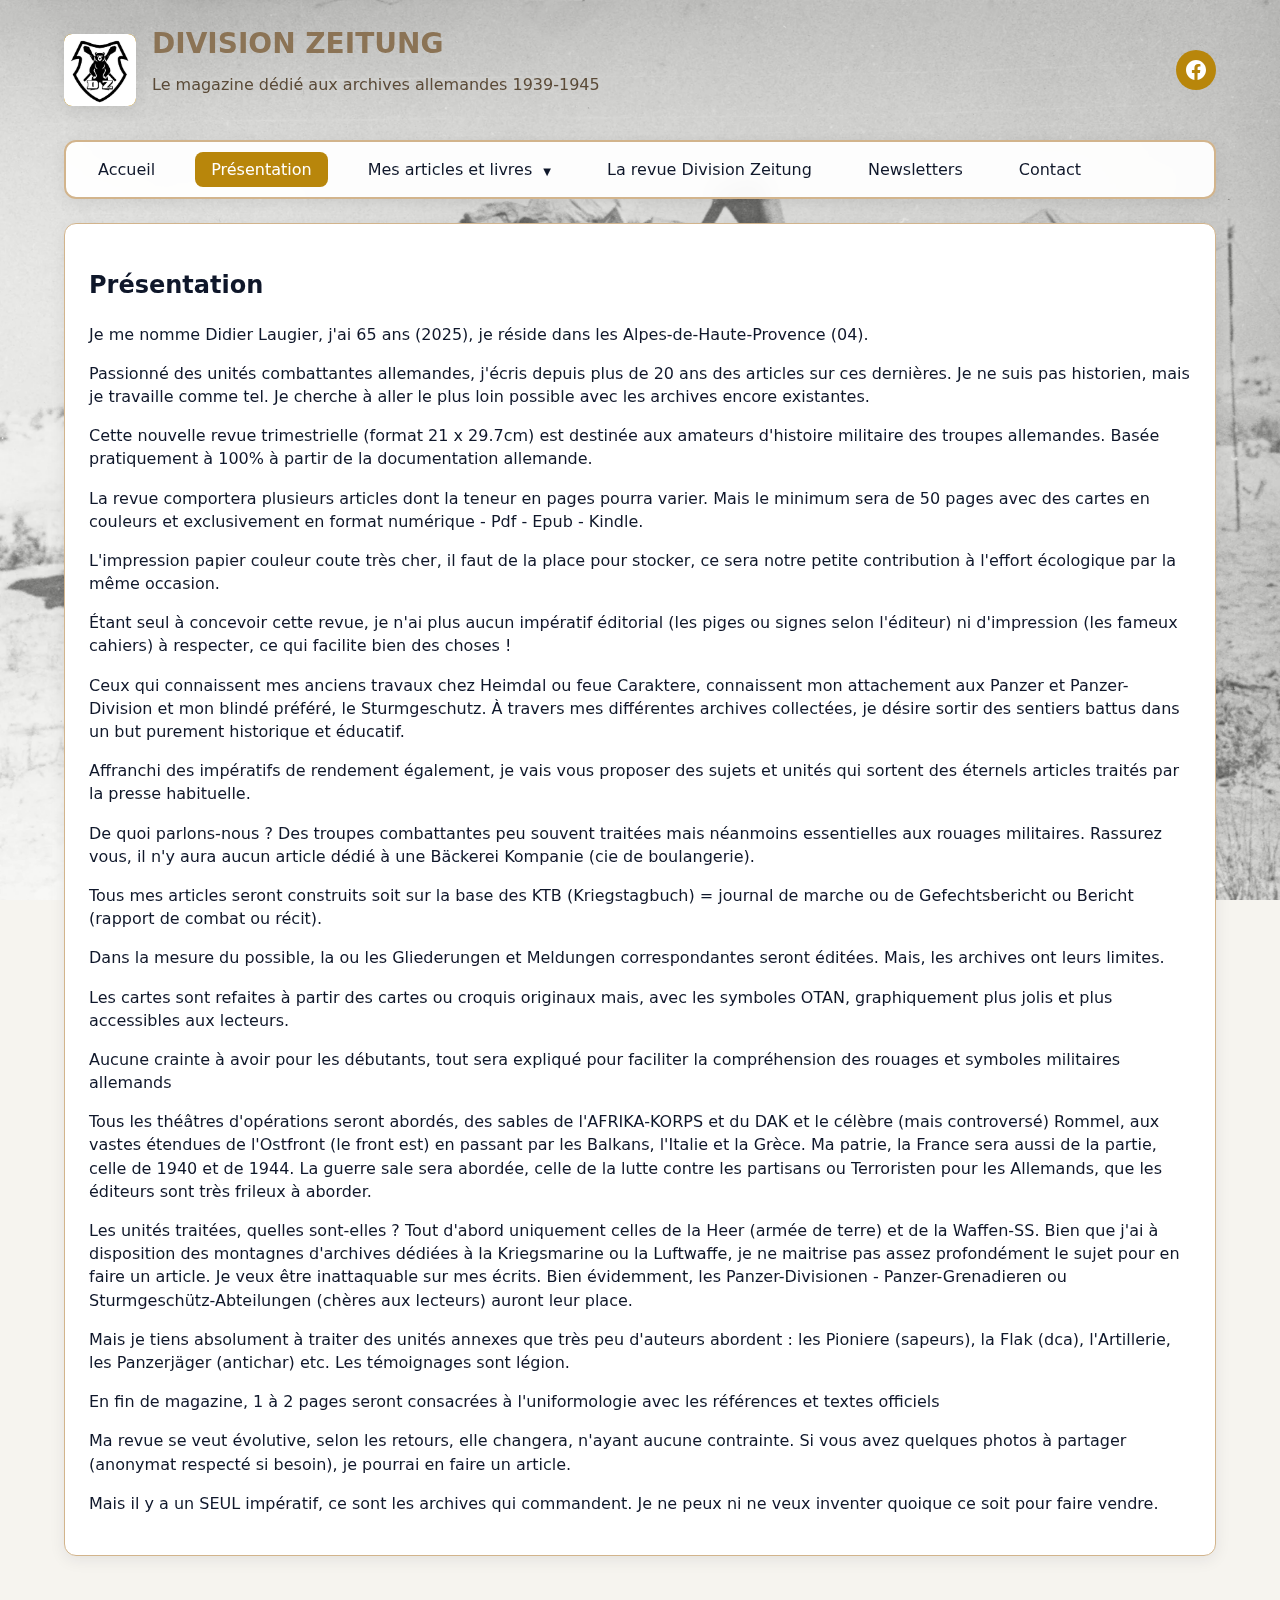
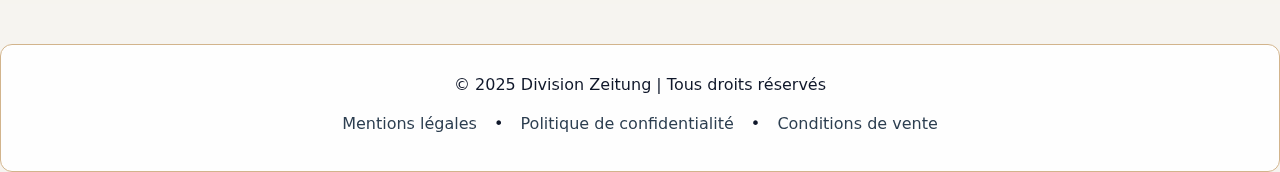
<file: presentation.html>
<!doctype html>
<html lang="fr">
<head>
<meta charset="UTF-8">
<title>Présentation - Division Zeitung | Mon Histoire</title>
<meta name="viewport" content="width=device-width, initial-scale=1.0">
<meta name="description" content="Découvrez Division Zeitung : Mon histoire, Ma Passion sur l'histoire allemande">
<meta name="keywords" content="présentation division zeitung,  histoire de la revue, à propos">
<meta name="author" content="Division Zeitung">
<meta name="robots" content="index, follow">

<meta property="og:type" content="article">
<meta property="og:url" content="https://divisionzeitung.github.io/divisionzeitung-/presentation.html">
<meta property="og:title" content="Présentation - Division Zeitung">
<meta property="og:description" content="Découvrez l'histoire et la mission de Division Zeitung.">
<meta property="og:image" content="https://divisionzeitung.github.io/divisionzeitung-/images/og-image.jpg">

<meta property="twitter:card" content="summary_large_image">
<meta property="twitter:url" content="https://divisionzeitung.github.io/divisionzeitung-/presentation.html">
<meta property="twitter:title" content="Présentation - Division Zeitung">
<meta property="twitter:description" content="Découvrez l'histoire et la mission de Division Zeitung.">
<meta property="twitter:image" content="https://divisionzeitung.github.io/divisionzeitung-/images/og-image.jpg">  

  <link rel="canonical" href="https://divisionzeitung.github.io/divisionzeitung-/presentation.html">
  <link rel="stylesheet" href="styles.css">

 <script type="application/ld+json">
{
  "@context": "https://schema.org",
  "@type": "AboutPage",
  "name": "Présentation - Division Zeitung",
  "url": "https://divisionzeitung.github.io/divisionzeitung-/presentation.html",
  "description": "Présentation de Division Zeitung, revue d'histoire militaire spécialisée dans les unités allemandes de la Seconde Guerre mondiale.",
  "mainEntity": {
    "@type": "Organization",
    "name": "Division Zeitung",
    "url": "https://divisionzeitung.github.io/divisionzeitung-/"
  }
}
</script> 
  
</head>
<body>
  <div class="overlay">
    <main class="container">
      <header>
        <div class="logo">
          <img src="images/logo-site.jpg" alt="Division Zeitung Logo" onerror="this.style.display='none'; this.nextElementSibling.style.display='block';">
          <div class="logo-text" style="display:none;">DZ</div>
        </div>
        <div>
          <h1>DIVISION ZEITUNG</h1>
          <p class="lead">Le magazine dédié aux archives allemandes 1939-1945</p>
        </div>
        <div class="social-links">
          <a href="https://www.facebook.com/share/14KCaZech4M/" class="social-btn" target="_blank">
            <svg width="20" height="20" fill="white" viewBox="0 0 24 24">
              <path d="M24 12.073c0-6.627-5.373-12-12-12s-12 5.373-12 12c0 5.99 4.388 10.954 10.125 11.854v-8.385H7.078v-3.47h3.047V9.43c0-3.007 1.792-4.669 4.533-4.669 1.312 0 2.686.235 2.686.235v2.953H15.83c-1.491 0-1.956.925-1.956 1.874v2.25h3.328l-.532 3.47h-2.796v8.385C19.612 23.027 24 18.062 24 12.073z"/>
            </svg>
          </a>
        </div>
      </header>
     <nav>
  <ul class="nav-menu">
    <li><a href="index.html" class="nav-item">Accueil</a></li>
    <li><a href="presentation.html" class="nav-item active">Présentation</a></li>
    <li class="nav-dropdown">
      <span class="nav-item nav-dropdown-toggle" id="archives-dropdown">
        Mes articles et livres <span class="arrow">▼</span>
      </span>
      <div class="nav-dropdown-content">
        <a href="livres-hors-series.html">Livres et Hors Séries</a>
        <a href="articles-heimdal.html">Articles rédigés chez les Edts Heimdal/Carakteres</a>
        <a href="livres-a-la-vente.html">Livres a la vente</a>
      </div>
    </li>
    <li><a href="revue-division-zeitung.html" class="nav-item">La revue Division Zeitung</a></li>
    <li><a href="newsletter.html" class="nav-item">Newsletters</a></li>
    <li><a href="contact.html" class="nav-item">Contact</a></li>
  </ul>
</nav>
      <div id="presentation" class="page active">
        <div class="card">
          <h2>Présentation</h2>
          <p>Je me nomme Didier Laugier, j'ai 65 ans (2025), je réside dans les Alpes-de-Haute-Provence (04).</p>
          <p>Passionné des unités combattantes allemandes, j'écris depuis plus de 20 ans des articles sur ces dernières.
            Je ne suis pas historien, mais je travaille comme tel. Je cherche à aller le plus loin possible avec les archives encore existantes.</p>
          <p>Cette nouvelle revue trimestrielle (format 21 x 29.7cm) est destinée aux amateurs d'histoire militaire des troupes allemandes. Basée pratiquement à 100% à partir de la documentation allemande.</p>
          <p>La revue comportera plusieurs articles dont la teneur en pages pourra varier. Mais le minimum sera de 50 pages avec des cartes en couleurs et exclusivement en format numérique - Pdf - Epub - Kindle.</p>
          <p>L'impression papier couleur coute très cher, il faut de la place pour stocker, ce sera notre petite contribution à l'effort écologique par la même occasion.</p>
          <p>Étant seul à concevoir cette revue, je n'ai plus aucun impératif éditorial (les piges ou signes selon l'éditeur) ni d'impression (les fameux cahiers) à respecter, ce qui facilite bien des choses !</p>
          <p>Ceux qui connaissent mes anciens travaux chez Heimdal ou feue Caraktere, connaissent mon attachement aux Panzer et Panzer-Division et mon blindé préféré, le Sturmgeschutz.
           À travers mes différentes archives collectées, je désire sortir des sentiers battus dans un but purement historique et éducatif.</p>
          <p>Affranchi des impératifs de rendement également, je vais vous proposer des sujets et unités qui sortent des éternels articles traités par la presse habituelle.</p>
          <p>De quoi parlons-nous ? Des troupes combattantes peu souvent traitées mais néanmoins essentielles aux rouages militaires. Rassurez vous, il n'y aura aucun article dédié à une Bäckerei Kompanie (cie de boulangerie).</p>
          <p>Tous mes articles seront construits soit sur la base des KTB (Kriegstagbuch) = journal de marche ou de Gefechtsbericht ou Bericht (rapport de combat ou récit).</p>
           <p>Dans la mesure du possible, la ou les Gliederungen et Meldungen correspondantes seront éditées. Mais, les archives ont leurs limites. </p>
           <p>Les cartes sont refaites à partir des cartes ou croquis originaux mais, avec les symboles OTAN, graphiquement plus jolis et plus accessibles aux lecteurs.</p>
          <p>Aucune crainte à avoir pour les débutants, tout sera expliqué pour faciliter la compréhension des rouages et symboles militaires allemands</p>
          <p>Tous les théâtres d'opérations seront abordés, des sables de l'AFRIKA-KORPS et du DAK et le célèbre (mais controversé) Rommel, aux vastes étendues de l'Ostfront (le front est) en passant par les Balkans, l'Italie et la Grèce.
          Ma patrie, la France sera aussi de la partie, celle de 1940 et de 1944. La guerre sale sera abordée, celle de la lutte contre les partisans ou Terroristen pour les Allemands, que les éditeurs sont très frileux à aborder.</p>  
          <p>Les unités traitées, quelles sont-elles ? Tout d'abord uniquement celles de la Heer (armée de terre) et de la Waffen-SS. Bien que j'ai à disposition des montagnes d'archives dédiées à la Kriegsmarine ou la Luftwaffe, je ne maitrise pas assez profondément le sujet
            pour en faire un article. Je veux être inattaquable sur mes écrits. Bien évidemment, les Panzer-Divisionen - Panzer-Grenadieren ou Sturmgeschütz-Abteilungen (chères aux lecteurs) auront leur place. </p>
          <p>Mais je tiens absolument à traiter des unités annexes que très peu d'auteurs abordent : les Pioniere (sapeurs), la Flak (dca), l'Artillerie, les Panzerjäger (antichar) etc. Les témoignages sont légion.</p> 
            <p>En fin de magazine, 1 à 2 pages seront consacrées à l'uniformologie avec les références et textes officiels </p>
          <p>Ma revue se veut évolutive, selon les retours, elle changera, n'ayant aucune contrainte. Si vous avez quelques photos à partager (anonymat respecté si besoin), je pourrai en faire un article.</p>       
          <p>Mais il y a un SEUL impératif, ce sont les archives qui commandent. Je ne peux ni ne veux inventer quoique ce soit pour faire vendre.</p>
        </div>
      </div>
    </main>
  </div>
  <footer class="site-footer">
    <p>© 2025 Division Zeitung | Tous droits réservés</p>
    <p>
      <a href="pages/mentions.html">Mentions légales</a> •
      <a href="pages/confidentialite.html">Politique de confidentialité</a> •
      <a href="pages/cgv.html">Conditions de vente</a>
    </p>
  </footer>
  <script src="script.js"></script>
</body>
</html>
</file>
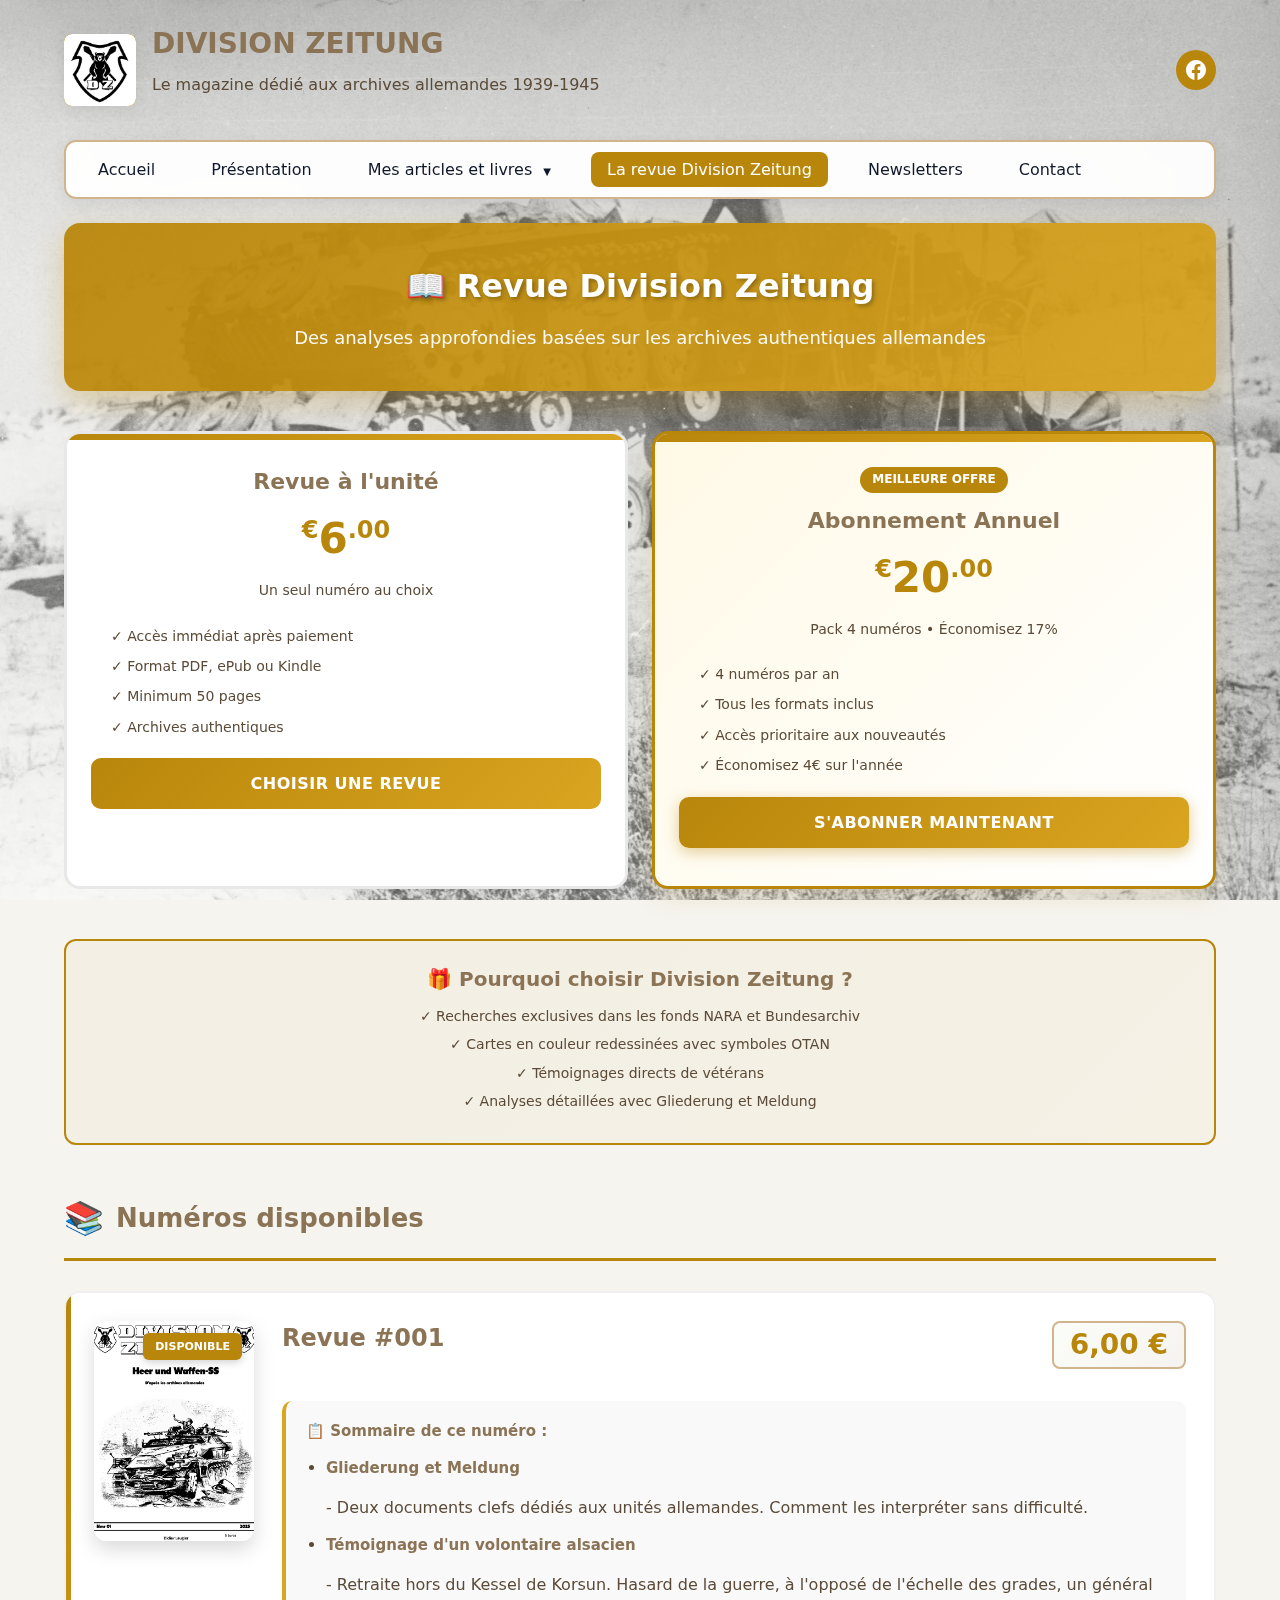
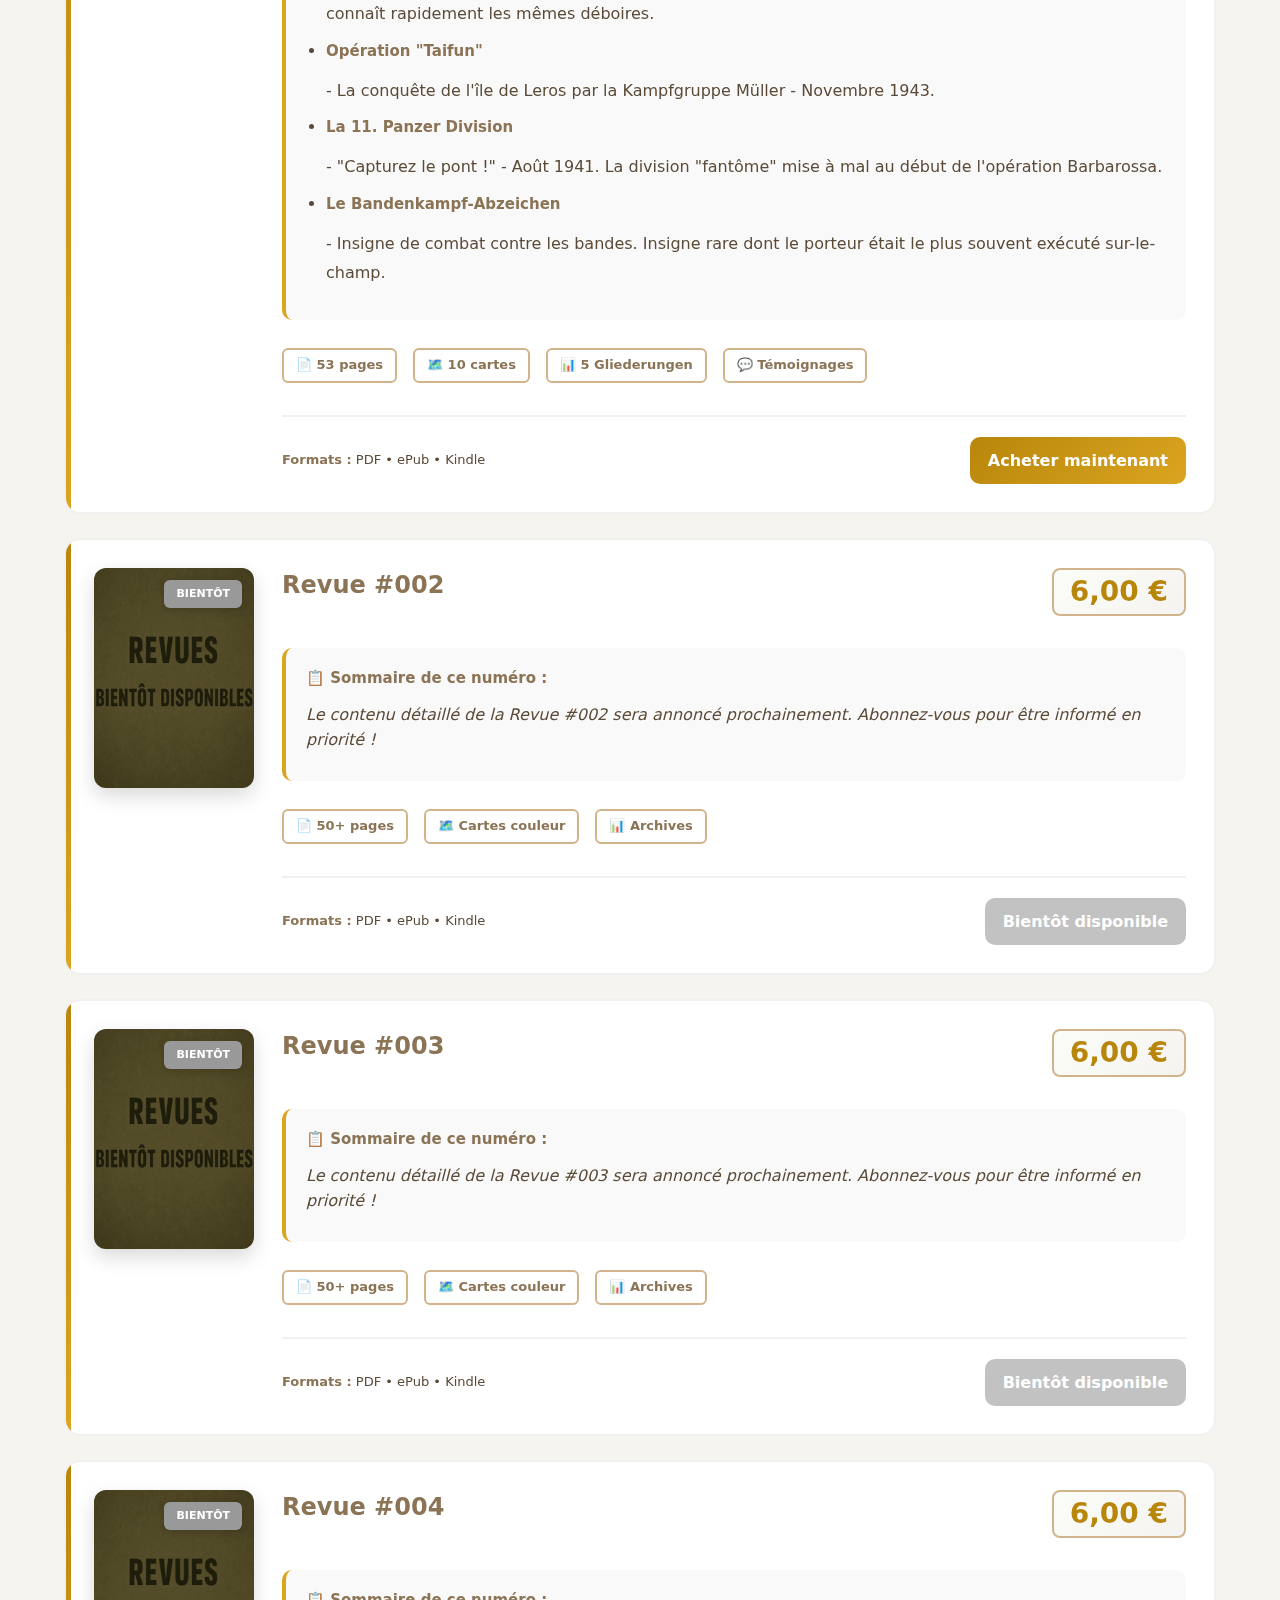
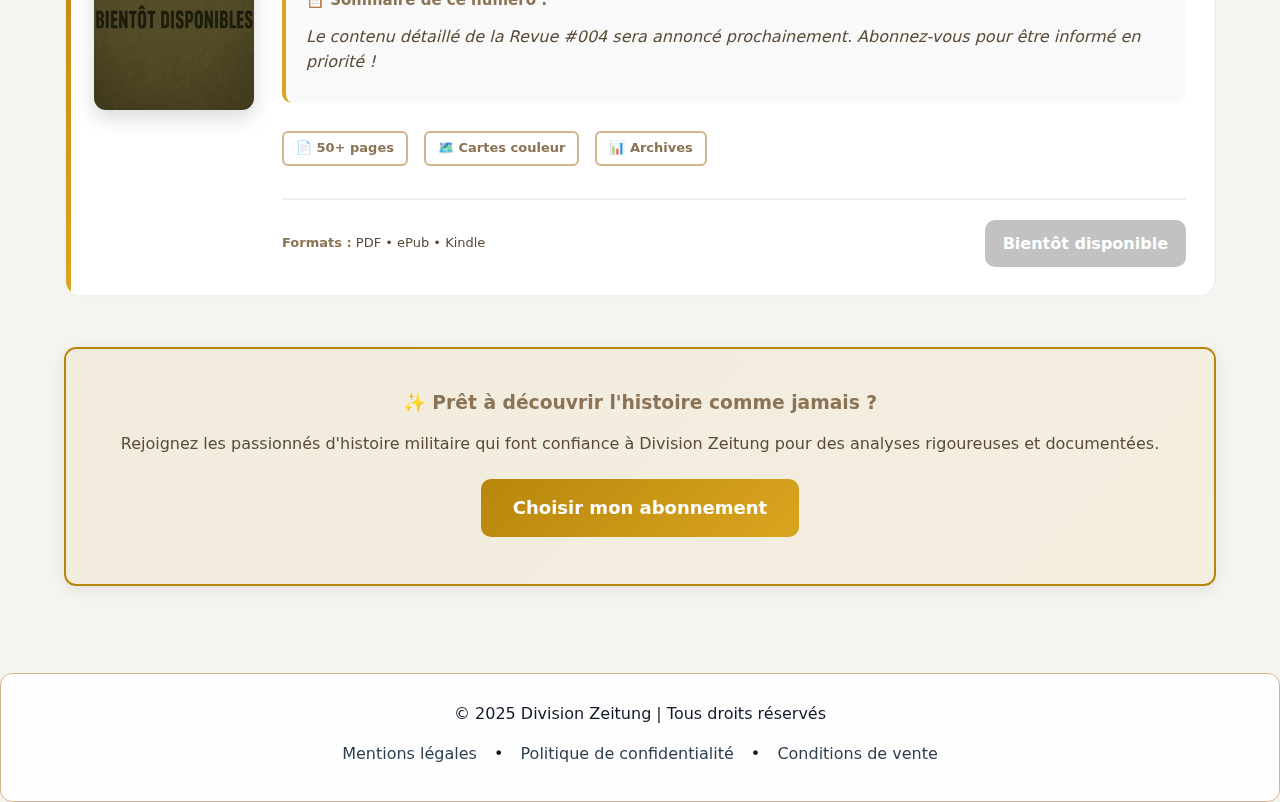
<file: revue-division-zeitung.html>
<!doctype html>
<html lang="fr">
<head>
<meta charset="UTF-8">
<title>La Revue Division Zeitung | Tous les Numéros et Archives</title>

<!-- Meta viewport et compatibilité -->
<meta name="viewport" content="width=device-width, initial-scale=1.0">
<meta http-equiv="X-UA-Compatible" content="IE=edge">

<!-- Meta description et keywords -->
<meta name="description" content="Catalogue complet de la revue Division Zeitung : tous les numéros, sommaires et articles d'histoire militaire depuis la création. Abonnement et numéros à l'unité.">
<meta name="keywords" content="revue division zeitung, numéros, catalogue, archives, articles histoire militaire, abonnement, sommaire">

<!-- Meta auteur et robots -->
<meta name="author" content="Division Zeitung">
<meta name="robots" content="index, follow">

<!-- Open Graph -->
<meta property="og:type" content="website">
<meta property="og:url" content="https://www.divisionzeitung.fr/revue-division-zeitung.html">
<meta property="og:title" content="La Revue - Division Zeitung">
<meta property="og:description" content="Découvrez tous les numéros de la revue Division Zeitung.">
<meta property="og:image" content="https://www.divisionzeitung.fr/images/logo-reseaux.jpg">

<!-- Twitter Cards -->
<meta property="twitter:card" content="summary_large_image">
<meta property="twitter:url" content="https://www.divisionzeitung.fr/revue-division-zeitung.html">
<meta property="twitter:title" content="La Revue - Division Zeitung">
<meta property="twitter:description" content="Découvrez tous les numéros de la revue Division Zeitung.">
<meta property="twitter:image" content="https://www.divisionzeitung.fr/images/logo-reseaux.jpg">

<!-- Canonical -->
<link rel="canonical" href="https://www.divisionzeitung.fr/revue-division-zeitung.html">

<!-- Favicon -->
<link rel="icon" type="image/x-icon" href="/favicon.ico">
<link rel="icon" type="image/png" sizes="32x32" href="/favicon-32x32.png">
<link rel="icon" type="image/png" sizes="16x16" href="/favicon-16x16.png">
<link rel="apple-touch-icon" sizes="180x180" href="/apple-touch-icon.png">
<link rel="manifest" href="/site.webmanifest">

<!-- Thème couleur mobile -->
<meta name="theme-color" content="#1a1a1a">
<meta name="msapplication-TileColor" content="#1a1a1a">

<!-- Stylesheets -->
<link rel="stylesheet" href="styles.css">
<link rel="stylesheet" href="revues-styles.css">

<!-- Schema.org JSON-LD -->
<script type="application/ld+json">
{
  "@context": "https://schema.org",
  "@type": "Periodical",
  "name": "Division Zeitung",
  "url": "https://www.divisionzeitung.fr/revue-division-zeitung.html",
  "description": "Revue périodique d'histoire militaire consacrée aux unités allemandes 1939-1945",
  "publisher": {
    "@type": "Organization",
    "name": "Division Zeitung"
  },
  "issn": "",
  "offers": {
    "@type": "Offer",
    "price": "20.00",
    "priceCurrency": "EUR",
    "description": "Abonnement 4 numéros"
  }
}
</script>

</head>
<body>
  <!-- Skip link pour l'accessibilité -->
  <a href="#main-content" class="skip-link">Aller au contenu principal</a>
  
  <div class="overlay">
    <main class="container" id="main-content" role="main">
      <header role="banner">
        <div class="logo">
          <img src="images/logo-site.jpg" alt="Division Zeitung Logo" onerror="this.style.display='none'; this.nextElementSibling.style.display='block';">
          <div class="logo-text" style="display:none;">DZ</div>
        </div>
        <div>
          <h1>DIVISION ZEITUNG</h1>
          <p class="lead">Le magazine dédié aux archives allemandes 1939-1945</p>
        </div>
        <div class="social-links">
          <a href="https://www.facebook.com/share/14KCaZech4M/" class="social-btn" target="_blank" rel="noopener noreferrer" aria-label="Suivez-nous sur Facebook">
            <svg width="20" height="20" fill="white" viewBox="0 0 24 24">
              <path d="M24 12.073c0-6.627-5.373-12-12-12s-12 5.373-12 12c0 5.99 4.388 10.954 10.125 11.854v-8.385H7.078v-3.47h3.047V9.43c0-3.007 1.792-4.669 4.533-4.669 1.312 0 2.686.235 2.686.235v2.953H15.83c-1.491 0-1.956.925-1.956 1.874v2.25h3.328l-.532 3.47h-2.796v8.385C19.612 23.027 24 18.062 24 12.073z"/>
            </svg>
          </a>
        </div>
      </header>
      
      <nav role="navigation" aria-label="Navigation principale">
        <ul class="nav-menu">
          <li><a href="index.html" class="nav-item">Accueil</a></li>
          <li><a href="presentation.html" class="nav-item">Présentation</a></li>
          <li class="nav-dropdown">
            <span class="nav-item nav-dropdown-toggle" id="archives-dropdown">
              Mes articles et livres <span class="arrow">▼</span>
            </span>
            <div class="nav-dropdown-content">
              <a href="livres-hors-series.html">Livres et Hors Séries</a>
              <a href="articles-heimdal.html">Articles rédigés chez les Edts Heimdal/Carakteres</a>
              <a href="livres-a-la-vente.html">Livres a la vente</a>
            </div>
          </li>
          <li><a href="revue-division-zeitung.html" class="nav-item active">La revue Division Zeitung</a></li>
          <li><a href="newsletter.html" class="nav-item">Newsletters</a></li>
          <li><a href="contact.html" class="nav-item">Contact</a></li>
        </ul>
      </nav>
      
      <div id="abonnement" class="page active">
        
        <!-- Hero Banner -->
        <div class="hero-banner">
          <h2>📖 Revue Division Zeitung</h2>
          <p>Des analyses approfondies basées sur les archives authentiques allemandes</p>
        </div>

        <!-- Cartes de pricing -->
        <div class="pricing-grid">
          <!-- Option 1 : À l'unité -->
          <div class="pricing-card">
            <h3>Revue à l'unité</h3>
            <div class="price-tag">
              <span class="currency">€</span>6<sup style="font-size:24px;">.00</sup>
            </div>
            <p class="price-details">Un seul numéro au choix</p>
            <ul>
              <li>✓ Accès immédiat après paiement</li>
              <li>✓ Format PDF, ePub ou Kindle</li>
              <li>✓ Minimum 50 pages</li>
              <li>✓ Archives authentiques</li>
            </ul>
            <a href="#revues-disponibles" class="cta">Choisir une revue</a>
          </div>

          <!-- Option 2 : Abonnement (Featured) -->
          <div class="pricing-card featured">
            <span class="badge">Meilleure offre</span>
            <h3>Abonnement Annuel</h3>
            <div class="price-tag">
              <span class="currency">€</span>20<sup style="font-size:24px;">.00</sup>
            </div>
            <p class="price-details">Pack 4 numéros • Économisez 17%</p>
            <ul>
              <li>✓ 4 numéros par an</li>
              <li>✓ Tous les formats inclus</li>
              <li>✓ Accès prioritaire aux nouveautés</li>
              <li>✓ Économisez 4€ sur l'année</li>
            </ul>
            <a href="LIEN_ABONNEMENT_ANNUEL" class="cta" target="_blank" rel="noopener noreferrer">S'abonner maintenant</a>
          </div>
        </div>

        <!-- Info Box -->
        <div class="info-box">
          <h4>🎁 Pourquoi choisir Division Zeitung ?</h4>
          <p><strong>✓</strong> Recherches exclusives dans les fonds NARA et Bundesarchiv</p>
          <p><strong>✓</strong> Cartes en couleur redessinées avec symboles OTAN</p>
          <p><strong>✓</strong> Témoignages directs de vétérans</p>
          <p><strong>✓</strong> Analyses détaillées avec Gliederung et Meldung</p>
        </div>

        <!-- Section Revues Disponibles -->
        <div class="section-title" id="revues-disponibles">
          <h3>Numéros disponibles</h3>
        </div>

        <!-- Revue #001 -->
        <div class="revue-card">
          <div class="revue-cover" style="background-image:url('images/revues/couverture-1-revues.jpg')">
            <span class="revue-badge">Disponible</span>
          </div>
          <div class="revue-content">
            <div class="revue-header">
              <h4 class="revue-title">Revue #001</h4>
              <div class="revue-price">
                <span class="revue-price-value">6,00 €</span>
              </div>
            </div>

            <div class="revue-description">
              <strong>📋 Sommaire de ce numéro :</strong>
              <ul>
                <li><strong>Gliederung et Meldung</strong> - Deux documents clefs dédiés aux unités allemandes. Comment les interpréter sans difficulté.</li>
                <li><strong>Témoignage d'un volontaire alsacien</strong> - Retraite hors du Kessel de Korsun. Hasard de la guerre, à l'opposé de l'échelle des grades, un général connaît rapidement les mêmes déboires.</li>
                <li><strong>Opération "Taifun"</strong> - La conquête de l'île de Leros par la Kampfgruppe Müller - Novembre 1943.</li>
                <li><strong>La 11. Panzer Division</strong> - "Capturez le pont !" - Août 1941. La division "fantôme" mise à mal au début de l'opération Barbarossa.</li>
                <li><strong>Le Bandenkampf-Abzeichen</strong> - Insigne de combat contre les bandes. Insigne rare dont le porteur était le plus souvent exécuté sur-le-champ.</li>
              </ul>
            </div>

            <div class="revue-features">
              <span class="feature-tag">📄 53 pages</span>
              <span class="feature-tag">🗺️ 10 cartes</span>
              <span class="feature-tag">📊 5 Gliederungen</span>
              <span class="feature-tag">💬 Témoignages</span>
            </div>

            <div class="revue-footer">
              <div class="revue-formats">
                <strong>Formats :</strong> PDF • ePub • Kindle
              </div>
              <a href="LIEN_PAIEMENT_REVUE_001" class="cta" target="_blank" rel="noopener noreferrer">Acheter maintenant</a>
            </div>
          </div>
        </div>

        <!-- Revue #002 -->
        <div class="revue-card">
          <div class="revue-cover" style="background-image:url('images/revues/revues-attente.png')">
            <span class="revue-badge" style="background: #999;">Bientôt</span>
          </div>
          <div class="revue-content">
            <div class="revue-header">
              <h4 class="revue-title">Revue #002</h4>
              <div class="revue-price">
                <span class="revue-price-value">6,00 €</span>
              </div>
            </div>

            <div class="revue-description">
              <strong>📋 Sommaire de ce numéro :</strong>
              <p style="color: var(--muted); font-style: italic;">Le contenu détaillé de la Revue #002 sera annoncé prochainement. Abonnez-vous pour être informé en priorité !</p>
            </div>

            <div class="revue-features">
              <span class="feature-tag">📄 50+ pages</span>
              <span class="feature-tag">🗺️ Cartes couleur</span>
              <span class="feature-tag">📊 Archives</span>
            </div>

            <div class="revue-footer">
              <div class="revue-formats">
                <strong>Formats :</strong> PDF • ePub • Kindle
              </div>
              <a href="LIEN_PAIEMENT_REVUE_002" class="cta" style="background: #999; cursor: not-allowed;" target="_blank" rel="noopener noreferrer">Bientôt disponible</a>
            </div>
          </div>
        </div>

        <!-- Revue #003 -->
        <div class="revue-card">
          <div class="revue-cover" style="background-image:url('images/revues/revues-attente.png')">
            <span class="revue-badge" style="background: #999;">Bientôt</span>
          </div>
          <div class="revue-content">
            <div class="revue-header">
              <h4 class="revue-title">Revue #003</h4>
              <div class="revue-price">
                <span class="revue-price-value">6,00 €</span>
              </div>
            </div>

            <div class="revue-description">
              <strong>📋 Sommaire de ce numéro :</strong>
              <p style="color: var(--muted); font-style: italic;">Le contenu détaillé de la Revue #003 sera annoncé prochainement. Abonnez-vous pour être informé en priorité !</p>
            </div>

            <div class="revue-features">
              <span class="feature-tag">📄 50+ pages</span>
              <span class="feature-tag">🗺️ Cartes couleur</span>
              <span class="feature-tag">📊 Archives</span>
            </div>

            <div class="revue-footer">
              <div class="revue-formats">
                <strong>Formats :</strong> PDF • ePub • Kindle
              </div>
              <a href="LIEN_PAIEMENT_REVUE_003" class="cta" style="background: #999; cursor: not-allowed;" target="_blank" rel="noopener noreferrer">Bientôt disponible</a>
            </div>
          </div>
        </div>

        <!-- Revue #004 -->
        <div class="revue-card">
          <div class="revue-cover" style="background-image:url('images/revues/revues-attente.png')">
            <span class="revue-badge" style="background: #999;">Bientôt</span>
          </div>
          <div class="revue-content">
            <div class="revue-header">
              <h4 class="revue-title">Revue #004</h4>
              <div class="revue-price">
                <span class="revue-price-value">6,00 €</span>
              </div>
            </div>

            <div class="revue-description">
              <strong>📋 Sommaire de ce numéro :</strong>
              <p style="color: var(--muted); font-style: italic;">Le contenu détaillé de la Revue #004 sera annoncé prochainement. Abonnez-vous pour être informé en priorité !</p>
            </div>

            <div class="revue-features">
              <span class="feature-tag">📄 50+ pages</span>
              <span class="feature-tag">🗺️ Cartes couleur</span>
              <span class="feature-tag">📊 Archives</span>
            </div>

            <div class="revue-footer">
              <div class="revue-formats">
                <strong>Formats :</strong> PDF • ePub • Kindle
              </div>
              <a href="LIEN_PAIEMENT_REVUE_004" class="cta" style="background: #999; cursor: not-allowed;" target="_blank" rel="noopener noreferrer">Bientôt disponible</a>
            </div>
          </div>
        </div>

        <!-- CTA Final -->
        <div class="card" style="margin-top: 50px; background: linear-gradient(135deg, rgba(184, 134, 11, 0.08), rgba(218, 165, 32, 0.08)); border: 2px solid var(--accent); text-align: center; padding: 40px 30px;">
          <h3 style="color: var(--warm); margin: 0 0 16px 0;">✨ Prêt à découvrir l'histoire comme jamais ?</h3>
          <p style="font-size: 16px; color: var(--muted); margin: 0 0 24px 0;">
            Rejoignez les passionnés d'histoire militaire qui font confiance à Division Zeitung pour des analyses rigoureuses et documentées.
          </p>
          <a href="#abonnement" class="cta" style="font-size: 18px; padding: 16px 32px;">Choisir mon abonnement</a>
        </div>

      </div>
    </main>
  </div>
  
  <footer class="site-footer" role="contentinfo">
    <p>© 2025 Division Zeitung | Tous droits réservés</p>
    <p>
      <a href="pages/mentions.html">Mentions légales</a> •
      <a href="pages/confidentialite.html">Politique de confidentialité</a> •
      <a href="pages/cgv.html">Conditions de vente</a>
    </p>
  </footer>
  
  <script src="script.js"></script>
</body>
</html>
</file>
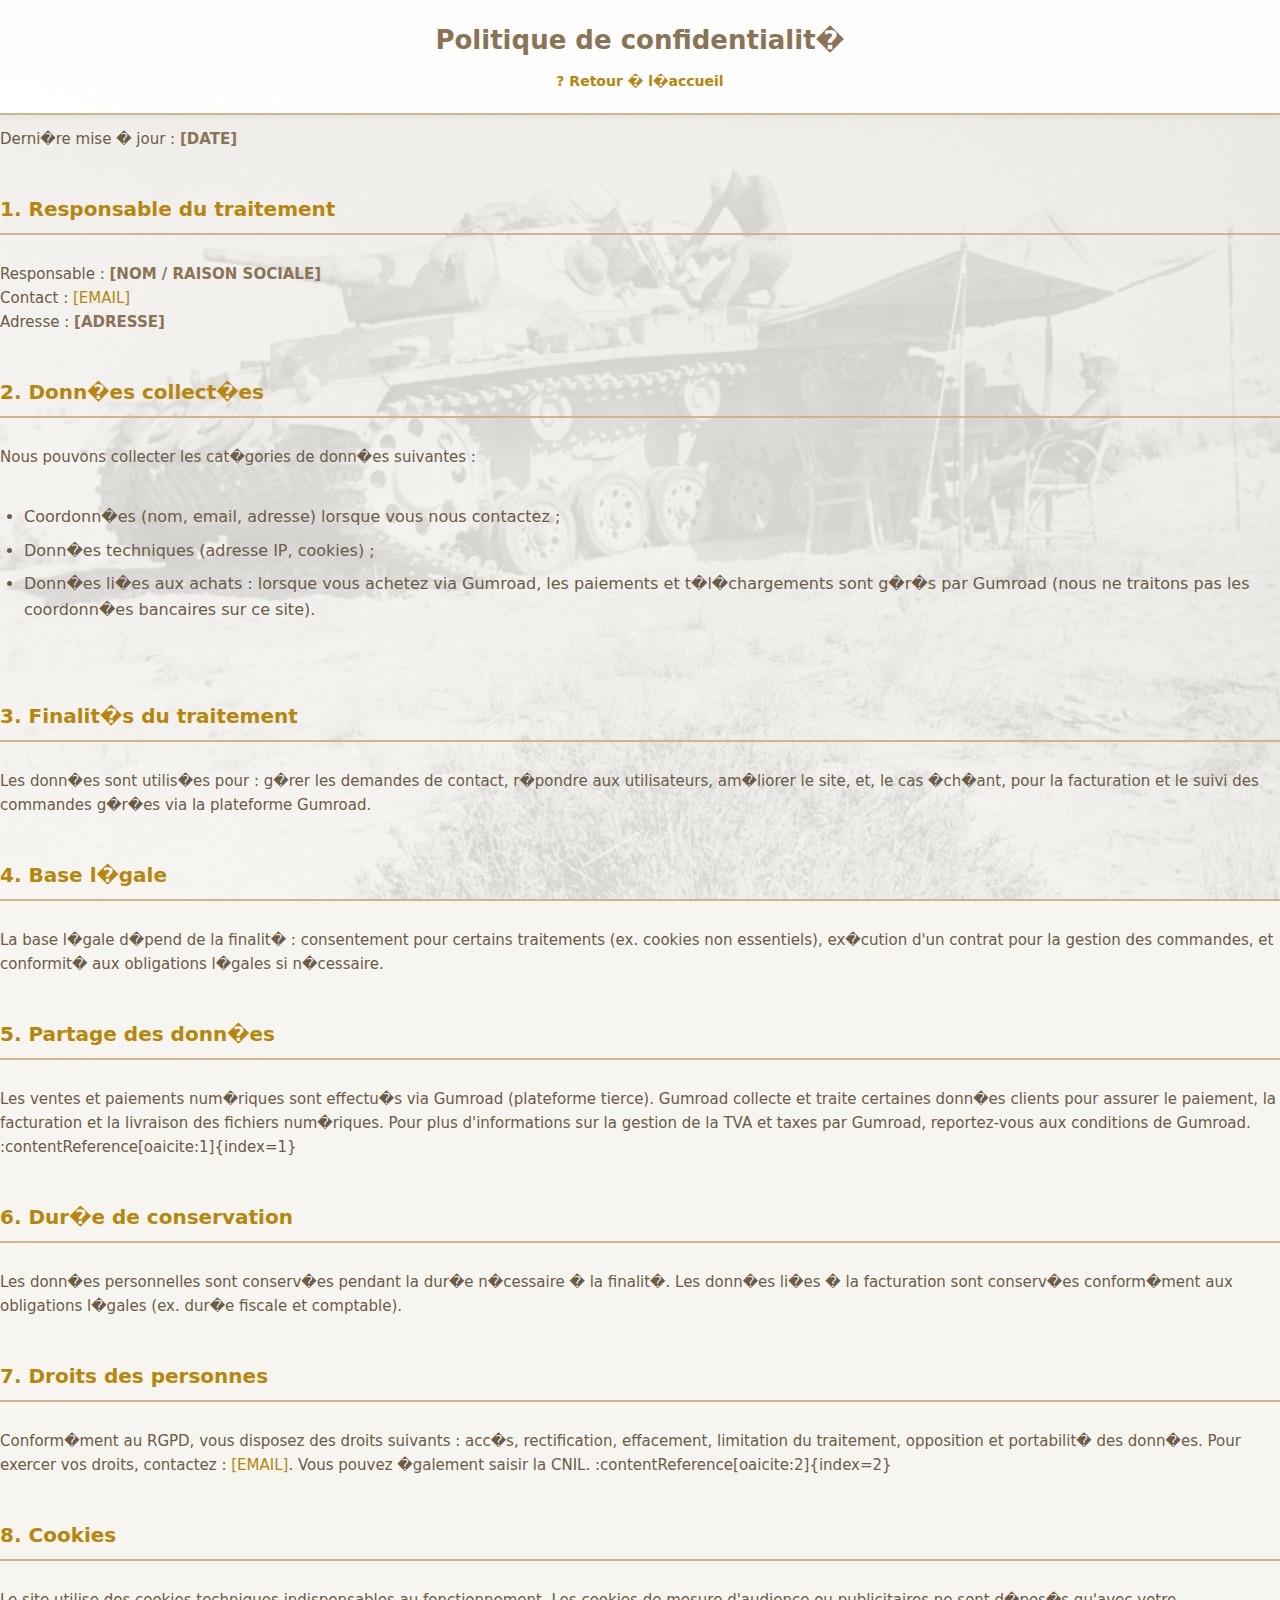
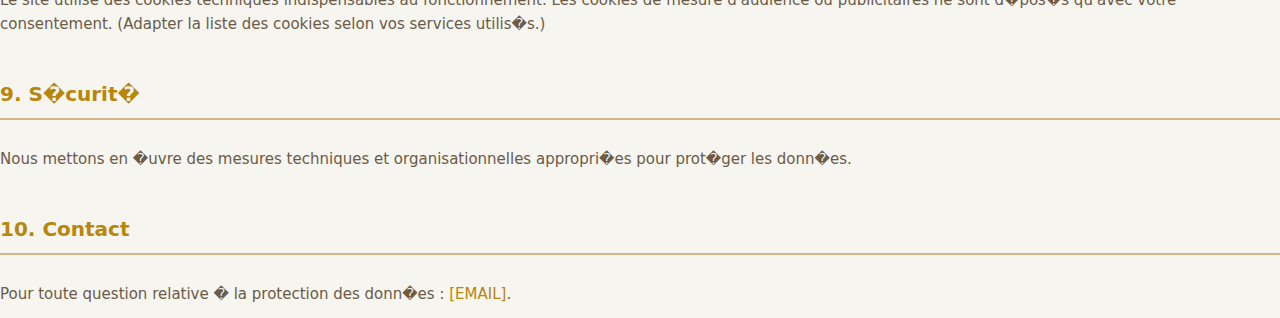
<file: pages/confidentialite.html>
<!doctype html>
<html lang="fr">
<head>
  <meta charset="utf-8">
  <title>Politique de confidentialit�</title>
   <link rel="stylesheet" href="../legal.css">
</head>
<body>
  <div class="overlay">
    <header>
      <h1>Politique de confidentialit�</h1>
      <a href="../index.html">? Retour � l�accueil</a>
    </header>

  <p>Derni�re mise � jour : <strong>[DATE]</strong></p>

  <h2>1. Responsable du traitement</h2>
  <p>
    Responsable : <strong>[NOM / RAISON SOCIALE]</strong><br>
    Contact : <strong><a href="mailto:[EMAIL]">[EMAIL]</a></strong><br>
    Adresse : <strong>[ADRESSE]</strong>
  </p>

  <h2>2. Donn�es collect�es</h2>
  <p>
    Nous pouvons collecter les cat�gories de donn�es suivantes :
    <ul>
      <li>Coordonn�es (nom, email, adresse) lorsque vous nous contactez ;</li>
      <li>Donn�es techniques (adresse IP, cookies) ;</li>
      <li>Donn�es li�es aux achats : lorsque vous achetez via Gumroad, les paiements et t�l�chargements sont g�r�s par Gumroad (nous ne traitons pas les coordonn�es bancaires sur ce site).</li>
    </ul>
  </p>

  <h2>3. Finalit�s du traitement</h2>
  <p>
    Les donn�es sont utilis�es pour : g�rer les demandes de contact, r�pondre aux utilisateurs, am�liorer le site, et, le cas �ch�ant, pour la facturation et le suivi des commandes g�r�es via la plateforme Gumroad.
  </p>

  <h2>4. Base l�gale</h2>
  <p>
    La base l�gale d�pend de la finalit� : consentement pour certains traitements (ex. cookies non essentiels), ex�cution d'un contrat pour la gestion des commandes, et conformit� aux obligations l�gales si n�cessaire.
  </p>

  <h2>5. Partage des donn�es</h2>
  <p>
    Les ventes et paiements num�riques sont effectu�s via Gumroad (plateforme tierce). Gumroad collecte et traite certaines donn�es clients pour assurer le paiement, la facturation et la livraison des fichiers num�riques. Pour plus d'informations sur la gestion de la TVA et taxes par Gumroad, reportez-vous aux conditions de Gumroad. :contentReference[oaicite:1]{index=1}
  </p>

  <h2>6. Dur�e de conservation</h2>
  <p>
    Les donn�es personnelles sont conserv�es pendant la dur�e n�cessaire � la finalit�. Les donn�es li�es � la facturation sont conserv�es conform�ment aux obligations l�gales (ex. dur�e fiscale et comptable).
  </p>

  <h2>7. Droits des personnes</h2>
  <p>
    Conform�ment au RGPD, vous disposez des droits suivants : acc�s, rectification, effacement, limitation du traitement, opposition et portabilit� des donn�es. Pour exercer vos droits, contactez : <a href="mailto:[EMAIL]">[EMAIL]</a>. Vous pouvez �galement saisir la CNIL. :contentReference[oaicite:2]{index=2}
  </p>

  <h2>8. Cookies</h2>
  <p>
    Le site utilise des cookies techniques indispensables au fonctionnement. Les cookies de mesure d'audience ou publicitaires ne sont d�pos�s qu'avec votre consentement. (Adapter la liste des cookies selon vos services utilis�s.)
  </p>

  <h2>9. S�curit�</h2>
  <p>
    Nous mettons en �uvre des mesures techniques et organisationnelles appropri�es pour prot�ger les donn�es.
  </p>

  <h2>10. Contact</h2>
  <p>
    Pour toute question relative � la protection des donn�es : <a href="mailto:[EMAIL]">[EMAIL]</a>.
  </p>
</body>
</html>
</file>
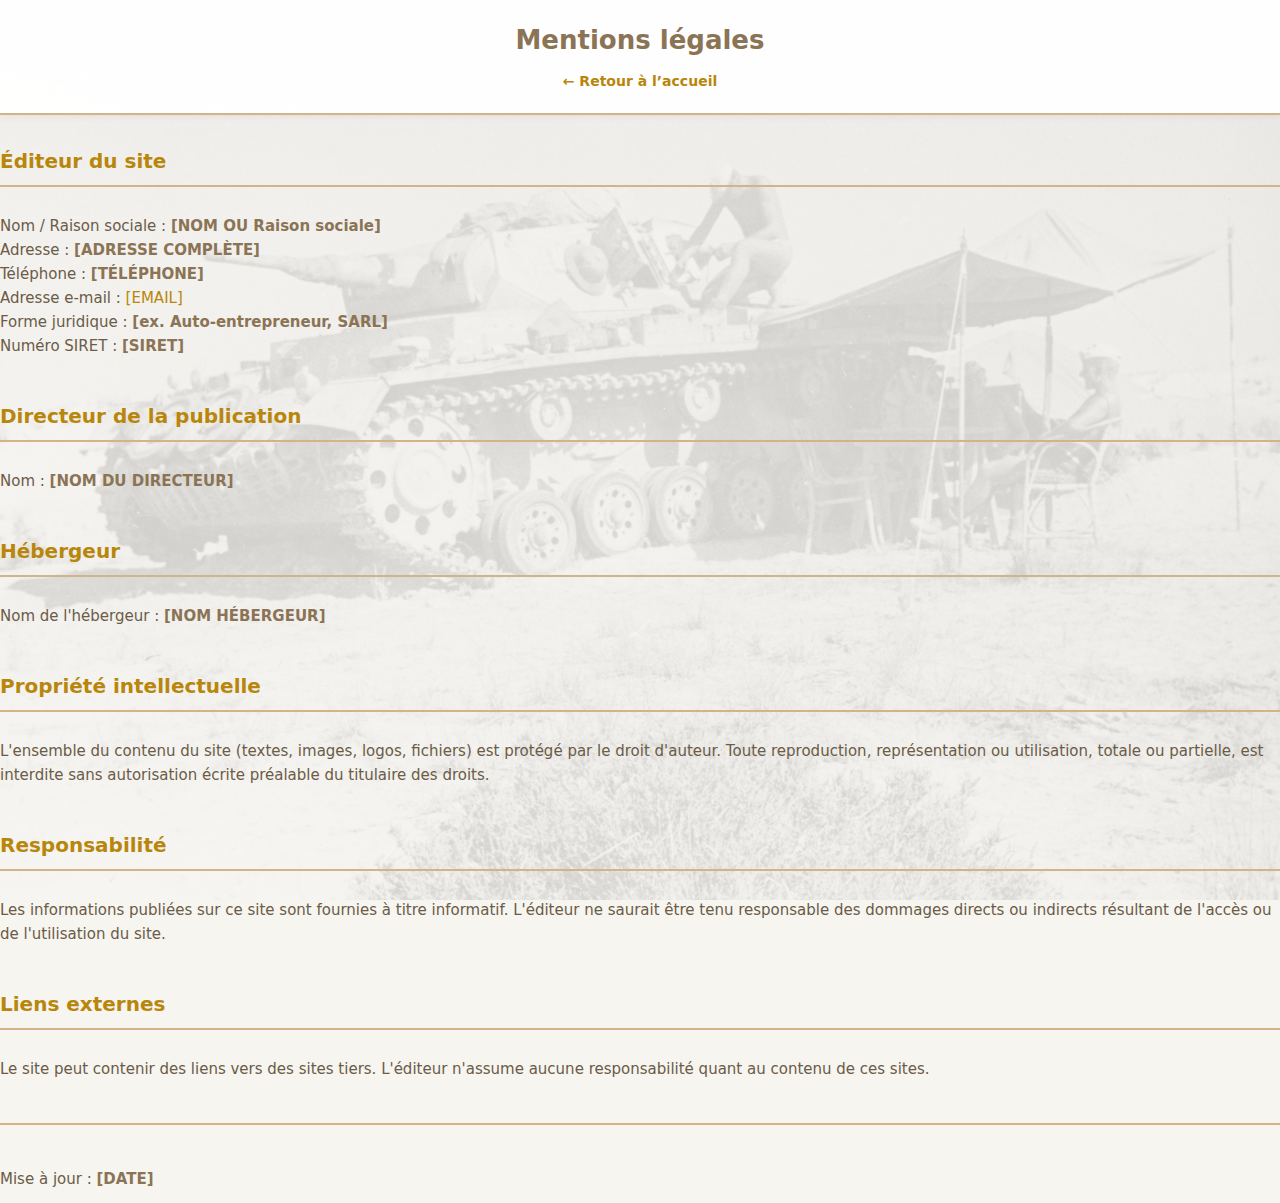
<file: pages/mentions.html>
<!doctype html>
<html lang="fr">
<head>
  <meta charset="utf-8">
  <title>Mentions légales</title>
   <link rel="stylesheet" href="../legal.css">
</head>
<body>
  <div class="overlay">
    <header>
      <h1>Mentions légales</h1>
      <a href="index.html">← Retour à l’accueil</a>
    </header>

  <h2>Éditeur du site</h2>
  <p>
    Nom / Raison sociale : <strong>[NOM OU Raison sociale]</strong><br>
    Adresse : <strong>[ADRESSE COMPLÈTE]</strong><br>
    Téléphone : <strong>[TÉLÉPHONE]</strong><br>
    Adresse e-mail : <strong><a href="mailto:[EMAIL]">[EMAIL]</a></strong><br>
    Forme juridique : <strong>[ex. Auto-entrepreneur, SARL]</strong><br>
    Numéro SIRET : <strong>[SIRET]</strong>
  </p>

  <h2>Directeur de la publication</h2>
  <p>Nom : <strong>[NOM DU DIRECTEUR]</strong></p>

  <h2>Hébergeur</h2>
  <p>
    Nom de l'hébergeur : <strong>[NOM HÉBERGEUR]</strong><br>
  </p>

  <h2>Propriété intellectuelle</h2>
  <p>
    L'ensemble du contenu du site (textes, images, logos, fichiers) est protégé par le droit d'auteur. Toute reproduction, représentation ou utilisation, totale ou partielle, est interdite sans autorisation écrite préalable du titulaire des droits.
  </p>

  <h2>Responsabilité</h2>
  <p>
    Les informations publiées sur ce site sont fournies à titre informatif. L'éditeur ne saurait être tenu responsable des dommages directs ou indirects résultant de l'accès ou de l'utilisation du site.
  </p>

  <h2>Liens externes</h2>
  <p>
    Le site peut contenir des liens vers des sites tiers. L'éditeur n'assume aucune responsabilité quant au contenu de ces sites.
  </p>

  <hr>
  <p>Mise à jour : <strong>[DATE]</strong></p>
</body>
</html>
</file>
<file: styles.css>
/* =====================================================
   STYLES.CSS - Division Zeitung (OPTIMISÉ)
   Version 2.0 - Performances améliorées
   Compatible avec tous les fichiers HTML existants
   ===================================================== */

/* =====================================================
   VARIABLES CSS (Simplifiées et corrigées)
   ===================================================== */

:root {
    /* Couleurs principales */
    --accent: #b8860b;
    --accent-light: #daa520;
    --muted: #5a4a37; /* ✅ Contraste WCAG AA corrigé */
    --card: #ffffff;
    --bg: #f6f4f0;
    --sand: #d2b48c;
    --warm: #8b7355;
    
    /* Spacing system */
    --spacing-xs: 8px;
    --spacing-sm: 12px;
    --spacing-md: 16px;
    --spacing-lg: 24px;
    --spacing-xl: 32px;
    --spacing-2xl: 40px;
    
    /* Border radius system */
    --radius-sm: 8px;
    --radius-md: 12px;
    --radius-lg: 16px;
    
    /* Shadows */
    --shadow-sm: 0 2px 8px rgba(0, 0, 0, 0.06);
    --shadow-md: 0 4px 16px rgba(0, 0, 0, 0.08);
    --shadow-lg: 0 8px 24px rgba(184, 134, 11, 0.15);
    
    /* Transitions */
    --transition-fast: 0.15s ease;
    --transition-normal: 0.3s ease;
    --transition-slow: 0.5s ease;
    
    /* Z-index scale (CORRIGÉ) */
    --z-base: 1;
    --z-dropdown: 100;
    --z-overlay: 150;
    --z-nav-mobile: 200;
    --z-modal: 300;
    
    /* Font */
    font-family: Inter, system-ui, -apple-system, 'Segoe UI', Roboto, 'Helvetica Neue', Arial, sans-serif;
}

/* =====================================================
   RESET & BASE
   ===================================================== */

* {
    box-sizing: border-box;
}

html {
    scroll-behavior: smooth;
}

body {
    margin: 0;
    background: var(--bg);
    color: #0f172a;
    line-height: 1.45;
    position: relative;
    min-height: 100vh;
}

/* Background image optimisé */
body::before {
    content: '';
    position: fixed;
    inset: 0;
    background: linear-gradient(135deg, #f6f4f0, #e8e6e2);
    z-index: -1;
}

/* Image de fond uniquement sur desktop */
@media (min-width: 769px) {
    body::before {
        background-image: url('/images/panzer-fond.webp');
        background-repeat: no-repeat;
        background-position: center center;
        background-size: cover;
        opacity: 1 !important;
    }
}

/* Désactiver l'image de fond si préférence pour mouvement réduit */
@media (prefers-reduced-motion: reduce) {
    body::before {
        background-image: none !important;
        opacity: 1;
    }
}

/* Overlay */
.overlay {
    background: rgba(246, 244, 240, 0.3);
    min-height: 100vh;
}

.container {
    max-width: 1200px;
    margin: 0 auto;
    padding: var(--spacing-lg);
}

/* =====================================================
   SKIP LINK (Accessibilité)
   ===================================================== */

.skip-link {
    position: absolute;
    top: -40px;
    left: 0;
    background: #000;
    color: #fff;
    padding: var(--spacing-xs);
    text-decoration: none;
    z-index: 10000;
    border-radius: 0 0 var(--radius-sm) 0;
    transition: top var(--transition-fast);
}

.skip-link:focus {
    top: 0;
    outline: 3px solid var(--accent);
    outline-offset: 2px;
}

/* =====================================================
   HEADER
   ===================================================== */

header {
    display: flex;
    align-items: center;
    gap: var(--spacing-md);
    margin-bottom: var(--spacing-lg);
    position: relative;
    z-index: var(--z-base);
}

/* Logo avec support image */
.logo {
    width: 72px;
    height: 72px;
    background: linear-gradient(135deg, var(--accent), var(--accent-light));
    color: #fff;
    border-radius: var(--radius-sm);
    display: flex;
    align-items: center;
    justify-content: center;
    font-weight: 700;
    font-size: 24px;
    box-shadow: var(--shadow-md);
    overflow: hidden;
    position: relative;
    transition: transform var(--transition-normal);
}

.logo:hover {
    transform: scale(1.05);
}

.logo img {
    width: 100%;
    height: 100%;
    object-fit: cover;
    border-radius: var(--radius-sm);
}

.logo-text {
    position: absolute;
    top: 50%;
    left: 50%;
    transform: translate(-50%, -50%);
    z-index: 1;
}

h1 {
    margin: 0;
    font-size: 28px;
    color: var(--warm);
}

p.lead {
    color: var(--muted);
    margin: var(--spacing-xs) 0 20px;
}

/* Social links */
.social-links {
    margin-left: auto;
    display: flex;
    gap: var(--spacing-sm);
}

.social-btn {
    width: 40px;
    height: 40px;
    background: var(--accent);
    border-radius: 50%;
    display: flex;
    align-items: center;
    justify-content: center;
    text-decoration: none;
    transition: transform var(--transition-normal), box-shadow var(--transition-normal);
}

.social-btn:hover {
    transform: scale(1.1);
    box-shadow: var(--shadow-md);
}

.social-btn:active {
    transform: scale(1.05);
}

.social-btn:focus-visible {
    outline: 3px solid var(--accent);
    outline-offset: 3px;
}

/* =====================================================
   NAVIGATION - AVEC MENU MOBILE HAMBURGER
   ===================================================== */

nav {
    background: rgba(255, 255, 255, 0.95);
    border-radius: var(--radius-md);
    padding: var(--spacing-md);
    margin-bottom: var(--spacing-lg);
    box-shadow: var(--shadow-md);
    border: 2px solid var(--sand);
    backdrop-filter: blur(10px);
    position: relative;
    z-index: var(--z-dropdown);
}

/* Bouton hamburger (caché par défaut) */
.mobile-menu-toggle {
    display: none;
    flex-direction: column;
    gap: 5px;
    background: none;
    border: none;
    cursor: pointer;
    padding: 8px;
    z-index: calc(var(--z-nav-mobile) + 10);
    transition: all var(--transition-normal);
    position: relative;
}

.mobile-menu-toggle span {
    display: block;
    width: 28px;
    height: 3px;
    background: var(--warm);
    border-radius: 3px;
    transition: all var(--transition-normal);
}

/* Animation hamburger -> X */
.mobile-menu-toggle.active span:nth-child(1) {
    transform: rotate(45deg) translate(8px, 8px);
}

.mobile-menu-toggle.active span:nth-child(2) {
    opacity: 0;
}

.mobile-menu-toggle.active span:nth-child(3) {
    transform: rotate(-45deg) translate(7px, -7px);
}

/* Menu principal */
.nav-menu {
    list-style: none;
    margin: 0;
    padding: 0;
    display: flex;
    gap: var(--spacing-lg);
    align-items: center;
    flex-wrap: wrap;
}

.nav-item {
    cursor: pointer;
    padding: var(--spacing-xs) var(--spacing-md);
    border-radius: var(--radius-sm);
    transition: all var(--transition-normal);
    font-weight: 500;
    text-decoration: none;
    color: inherit;
    position: relative;
}

.nav-item::after {
    content: '';
    position: absolute;
    bottom: 0;
    left: 50%;
    width: 0;
    height: 2px;
    background: var(--accent);
    transition: width var(--transition-normal), left var(--transition-normal);
}

.nav-item:hover::after {
    width: 100%;
    left: 0;
}

.nav-item:hover,
.nav-item.active {
    background: var(--accent);
    color: white;
}

.nav-item:focus-visible {
    outline: 2px solid var(--accent);
    outline-offset: 2px;
}

/* Dropdown */
.nav-dropdown {
    position: relative;
    z-index: calc(var(--z-dropdown) + 10);
}

.nav-dropdown-content {
    display: none;
    position: absolute;
    background: white;
    min-width: 220px;
    box-shadow: var(--shadow-lg);
    z-index: calc(var(--z-dropdown) + 20);
    border-radius: var(--radius-sm);
    top: 100%;
    left: 0;
    margin-top: 4px;
    border: 1px solid var(--sand);
    opacity: 0;
    transition: opacity var(--transition-normal);
}

.nav-dropdown-content.open {
    display: block;
    opacity: 1;
}

.nav-dropdown-content a {
    display: block;
    padding: var(--spacing-sm) var(--spacing-md);
    text-decoration: none;
    color: #333;
    border-radius: 4px;
    margin: 4px;
    transition: background var(--transition-fast);
}

.nav-dropdown-content a:hover {
    background: #f5f5f5;
}

.nav-dropdown-content a.active {
    background: var(--accent);
    color: white;
}

.nav-dropdown-content a:focus-visible {
    outline: 2px solid var(--accent);
    outline-offset: -2px;
}

/* Flèche du menu déroulant */
.arrow {
    display: inline-block;
    margin-left: 6px;
    font-size: 10px;
    transition: transform var(--transition-normal);
}

.nav-dropdown-toggle {
    cursor: pointer;
    user-select: none;
    -webkit-user-select: none;
    -moz-user-select: none;
}

/* Overlay pour menu mobile */
.nav-overlay {
    position: fixed;
    top: 0;
    left: 0;
    width: 100%;
    height: 100%;
    background: rgba(0, 0, 0, 0.5);
    opacity: 0;
    visibility: hidden;
    transition: opacity var(--transition-normal), visibility var(--transition-normal);
    z-index: var(--z-overlay);
}

.nav-overlay.active {
    opacity: 1;
    visibility: visible;
}

/* =====================================================
   PAGES & LAYOUT
   ===================================================== */

.page {
    display: none;
}

.page.active {
    display: block;
    animation: fadeIn var(--transition-slow);
}

@keyframes fadeIn {
    from {
        opacity: 0;
    }
    to {
        opacity: 1;
    }
}

.hero {
    display: grid;
    grid-template-columns: 1fr 360px;
    gap: var(--spacing-lg);
    align-items: start;
}

/* =====================================================
   CARDS
   ===================================================== */

.card {
    background: var(--card);
    border-radius: var(--radius-md);
    padding: var(--spacing-lg);
    box-shadow: var(--shadow-md);
    margin-bottom: var(--spacing-lg);
    border: 1px solid var(--sand);
    transition: transform var(--transition-normal), box-shadow var(--transition-normal);
    position: relative;
    z-index: var(--z-base);
    contain: layout style paint;
}

.card:hover {
    transform: translateY(-2px);
    box-shadow: var(--shadow-lg);
}

/* =====================================================
   FEATURES
   ===================================================== */

.features {
    display: flex;
    flex-wrap: wrap;
    gap: var(--spacing-sm);
    margin-top: var(--spacing-sm);
}

.feature {
    flex: 1 1 220px;
    background: linear-gradient(135deg, #fbfdf9, #f5f3ef);
    padding: var(--spacing-sm);
    border-radius: var(--radius-sm);
    border: 1px solid var(--sand);
    transition: transform var(--transition-normal);
}

.feature:hover {
    transform: translateY(-2px);
}

/* =====================================================
   PRICING & CTA
   ===================================================== */

.price {
    font-size: 20px;
    font-weight: 700;
    color: var(--accent);
}

.cta {
    display: inline-block;
    background: linear-gradient(135deg, var(--accent), var(--accent-light));
    color: #fff;
    padding: var(--spacing-sm) 18px;
    border-radius: 10px;
    text-decoration: none;
    font-weight: 600;
    border: none;
    cursor: pointer;
    transition: transform var(--transition-normal), box-shadow var(--transition-normal);
    position: relative;
    overflow: hidden;
}

.cta::before {
    content: '';
    position: absolute;
    top: 50%;
    left: 50%;
    width: 0;
    height: 0;
    border-radius: 50%;
    background: rgba(255, 255, 255, 0.2);
    transform: translate(-50%, -50%);
    transition: width var(--transition-normal), height var(--transition-normal);
}

.cta:hover {
    transform: translateY(-2px);
    box-shadow: var(--shadow-lg);
}

.cta:hover::before {
    width: 300px;
    height: 300px;
}

.cta:active {
    transform: translateY(0);
}

.cta:focus-visible {
    outline: 3px solid var(--accent);
    outline-offset: 3px;
}

.cta:disabled {
    opacity: 0.5;
    cursor: not-allowed;
    transform: none;
}

/* =====================================================
   TEXT UTILITIES
   ===================================================== */

.small {
    font-size: 13px;
    color: var(--muted);
}

/* =====================================================
   ARCHIVES & CONTENT
   ===================================================== */

.archive-grid {
    display: grid;
    grid-template-columns: repeat(auto-fit, minmax(300px, 1fr));
    gap: 20px;
}

.archive-item {
    background: white;
    border-radius: var(--radius-md);
    padding: 20px;
    border: 1px solid var(--sand);
    box-shadow: var(--shadow-sm);
    cursor: pointer;
    transition: transform var(--transition-normal), box-shadow var(--transition-normal);
    position: relative;
    z-index: var(--z-base);
    contain: layout style paint;
}

.archive-item:hover {
    transform: translateY(-4px);
    box-shadow: var(--shadow-lg);
}

.archive-image {
    width: 100%;
    height: 200px;
    background: #f0f0f0;
    border-radius: var(--radius-sm);
    margin-bottom: var(--spacing-sm);
    background-size: cover;
    background-position: center;
    border: 1px solid var(--sand);
    transition: transform var(--transition-normal);
}

.archive-item:hover .archive-image {
    transform: scale(1.05);
}

.archive-category {
    background: linear-gradient(135deg, var(--accent), var(--accent-light));
    color: white;
    padding: 20px;
    border-radius: var(--radius-md);
    text-align: center;
    cursor: pointer;
    transition: transform var(--transition-normal), box-shadow var(--transition-normal);
    margin-bottom: 20px;
    position: relative;
    overflow: hidden;
    text-decoration: none;
    display: block;
    z-index: var(--z-base);
}

.archive-category:hover {
    transform: translateY(-2px);
    box-shadow: var(--shadow-lg);
}

.archive-category h3 {
    margin: 0 0 var(--spacing-xs) 0;
    font-size: 20px;
    position: relative;
    z-index: 2;
}

.archive-category p {
    margin: 0;
    opacity: 0.9;
    position: relative;
    z-index: 2;
}

.archive-category-bg {
    position: absolute;
    top: 0;
    left: 0;
    width: 100%;
    height: 100%;
    background-size: cover;
    background-position: center;
    opacity: 0.2;
    z-index: 1;
}

/* Subcategories */
.subcategory-grid {
    display: grid;
    grid-template-columns: repeat(auto-fit, minmax(280px, 1fr));
    gap: var(--spacing-md);
    margin-top: 20px;
}

.subcategory-item {
    background: #fff;
    border-radius: var(--radius-sm);
    padding: var(--spacing-md);
    border: 1px solid var(--sand);
    cursor: pointer;
    transition: all var(--transition-normal);
    position: relative;
    overflow: hidden;
    text-decoration: none;
    display: block;
    z-index: var(--z-base);
}

.subcategory-item:hover {
    background: #f9f9f9;
    transform: translateX(5px);
}

.subcategory-title {
    font-weight: 600;
    color: var(--warm);
    margin-bottom: var(--spacing-xs);
    position: relative;
    z-index: 2;
}

.subcategory-desc {
    font-size: 13px;
    color: var(--muted);
    position: relative;
    z-index: 2;
}

.subcategory-image {
    position: absolute;
    top: 0;
    right: 0;
    width: 80px;
    height: 100%;
    background-size: cover;
    background-position: center;
    opacity: 0.1;
    z-index: 1;
}

/* Content display */
.content-item {
    background: #fff;
    border-radius: var(--radius-md);
    padding: 20px;
    margin-bottom: var(--spacing-md);
    border: 1px solid var(--sand);
    display: flex;
    gap: var(--spacing-md);
    transition: transform var(--transition-normal);
    position: relative;
    z-index: var(--z-base);
}

.content-item:hover {
    transform: translateY(-2px);
}

.content-image {
    width: 120px;
    height: 160px;
    background: #f0f0f0;
    border-radius: var(--radius-sm);
    flex-shrink: 0;
    background-size: cover;
    background-position: center;
    border: 2px solid var(--sand);
    transition: transform var(--transition-normal);
}

.content-item:hover .content-image {
    transform: scale(1.05);
}

.content-info {
    flex: 1;
}

.content-title {
    font-size: 16px;
    font-weight: 600;
    color: var(--warm);
    margin-bottom: var(--spacing-xs);
}

.content-description {
    font-size: 14px;
    color: var(--muted);
    line-height: 1.5;
}

.back-to-categories {
    background: var(--muted);
    color: white;
    padding: var(--spacing-xs) var(--spacing-md);
    border-radius: var(--radius-sm);
    text-decoration: none;
    margin-bottom: var(--spacing-md);
    display: inline-block;
    cursor: pointer;
    transition: all var(--transition-normal);
}

.back-to-categories:hover {
    background: var(--warm);
    transform: translateX(-3px);
}

/* =====================================================
   FORMS
   ===================================================== */

.contact-info {
    background: linear-gradient(135deg, #fbfdf9, #f5f3ef);
    padding: var(--spacing-md);
    border-radius: var(--radius-sm);
    margin-bottom: var(--spacing-md);
    border: 1px solid var(--sand);
}

form input,
form select,
form textarea {
    width: 100%;
    padding: 10px;
    border-radius: var(--radius-sm);
    border: 1px solid var(--sand);
    margin-top: var(--spacing-xs);
    font-family: inherit;
    transition: border-color var(--transition-normal), box-shadow var(--transition-normal);
}

form input:focus,
form select:focus,
form textarea:focus {
    outline: none;
    border-color: var(--accent);
    box-shadow: 0 0 0 3px rgba(184, 134, 11, 0.1);
}

form input:focus-visible,
form select:focus-visible,
form textarea:focus-visible {
    outline: 2px solid var(--accent);
    outline-offset: 2px;
}

form label {
    font-size: 13px;
    color: var(--muted);
    font-weight: 500;
}

/* =====================================================
   FOOTER
   ===================================================== */

.site-footer {
    text-align: center;
    padding: 20px;
    margin-top: 40px;
    background: rgba(255, 255, 255, 0.9);
    border-radius: var(--radius-md);
    border: 1px solid var(--sand);
    backdrop-filter: blur(10px);
    position: relative;
    z-index: var(--z-base);
}

.site-footer p {
    margin: var(--spacing-xs) 0;
}

.site-footer a {
    color: #2c3e50;
    text-decoration: none;
    font-weight: 500;
    padding: var(--spacing-xs) var(--spacing-sm);
    border-radius: 6px;
    transition: all var(--transition-normal);
    display: inline-block;
}

.site-footer a:hover {
    background-color: #2c3e50;
    color: white;
    transform: translateY(-2px);
}

.site-footer a:focus-visible {
    outline: 2px solid var(--accent);
    outline-offset: 2px;
}

/* =====================================================
   RESPONSIVE DESIGN
   ===================================================== */

/* Tablettes (portrait et paysage) */
@media (max-width: 1024px) {
    .container {
        padding: var(--spacing-md);
        max-width: 100%;
    }

    .hero {
        grid-template-columns: 1fr;
        gap: 20px;
    }

    .nav-menu {
        gap: var(--spacing-md);
    }

    .archive-grid {
        grid-template-columns: repeat(auto-fit, minmax(250px, 1fr));
    }
}

/* RESPONSIVE NAVIGATION MOBILE */
@media (max-width: 768px) {
    /* Afficher le bouton hamburger */
    .mobile-menu-toggle {
        display: flex;
    }

    /* Menu en overlay fullscreen */
    .nav-menu {
        position: fixed;
        top: 0;
        right: -100%;
        width: 85%;
        max-width: 400px;
        height: 100vh;
        background: white;
        flex-direction: column;
        align-items: stretch;
        gap: 0;
        padding: 80px 20px 20px 20px;
        box-shadow: -5px 0 20px rgba(0, 0, 0, 0.3);
        transition: right var(--transition-normal);
        overflow-y: auto;
        z-index: var(--z-nav-mobile);
    }

    .nav-menu.open {
        right: 0;
    }

    /* Items du menu mobile */
    .nav-menu > li {
        width: 100%;
        border-bottom: 1px solid #f0f0f0;
    }

    .nav-item {
        display: block;
        padding: 16px 20px;
        text-align: left;
        border-radius: 0;
    }

    .nav-item::after {
        display: none;
    }

    /* Dropdown en mode mobile */
    .nav-dropdown-content {
        position: static;
        box-shadow: none;
        border: none;
        background: #f8f8f8;
        margin: 0;
        border-radius: 0;
    }

    .nav-dropdown-content.open {
        display: block;
        opacity: 1;
    }

    .nav-dropdown-content a {
        padding: 12px 20px 12px 40px;
        margin: 0;
        border-radius: 0;
        border-bottom: 1px solid #e8e8e8;
    }

    /* Empêcher le scroll du body quand menu ouvert */
    body.menu-open {
        overflow: hidden;
    }

    .social-links {
        margin-left: 0;
        margin-top: var(--spacing-md);
        justify-content: center;
    }

    /* Footer responsive */
    .site-footer {
        padding: var(--spacing-lg) var(--spacing-md);
    }

    .site-footer a {
        display: inline-block;
        margin: var(--spacing-xs) 4px;
        padding: 10px var(--spacing-sm);
        font-size: 14px;
    }

    /* Grilles adaptatives */
    .archive-grid {
        grid-template-columns: 1fr;
        gap: var(--spacing-md);
    }

    .subcategory-grid {
        grid-template-columns: 1fr;
    }
}

/* Smartphones */
@media (max-width: 600px) {
    .nav-menu {
        width: 90%;
    }

    .logo {
        width: 56px;
        height: 56px;
    }

    h1 {
        font-size: 22px;
    }

    .card {
        padding: var(--spacing-md);
        margin-bottom: var(--spacing-md);
    }

    /* Layout des reviews */
    .content-item {
        flex-direction: column;
        text-align: center;
    }

    .content-image {
        width: 100px;
        height: 130px;
        margin: 0 auto var(--spacing-md) auto;
    }

    /* Footer mobile optimisé */
    .site-footer p:last-child {
        line-height: 2.2;
    }

    .site-footer a {
        display: block;
        margin: var(--spacing-sm) 0;
        padding: 14px;
        border-radius: var(--radius-sm);
        background: rgba(44, 62, 80, 0.05);
    }

    /* Formulaire responsive */
    form input,
    form textarea,
    form select {
        font-size: 16px; /* Empêche le zoom sur iOS */
    }
}

/* Très petits écrans */
@media (max-width: 480px) {
    .container {
        padding: var(--spacing-sm);
    }

    header {
        flex-direction: column;
        text-align: center;
        gap: var(--spacing-sm);
    }

    .logo {
        width: 48px;
        height: 48px;
    }

    h1 {
        font-size: 20px;
    }

    .features {
        flex-direction: column;
    }

    .feature {
        flex: none;
    }
}

/* =====================================================
   PRINT STYLES
   ===================================================== */

@media print {
    body::before {
        display: none;
    }
    
    body {
        background: white;
        color: black;
    }
    
    .nav-menu,
    .social-links,
    .site-footer,
    .cta,
    .skip-link,
    .mobile-menu-toggle,
    .nav-overlay {
        display: none !important;
    }
    
    .card {
        break-inside: avoid;
        page-break-inside: avoid;
        box-shadow: none;
        border: 1px solid #ccc;
    }
    
    .overlay {
        background: white;
    }
    
    a {
        text-decoration: underline;
    }
    
    a[href^="http"]::after {
        content: " (" attr(href) ")";
        font-size: 0.8em;
    }
}

/* =====================================================
   ANIMATIONS (Respect prefers-reduced-motion)
   ===================================================== */

@media (prefers-reduced-motion: no-preference) {
    .card,
    .archive-item,
    .feature {
        animation: fadeInUp 0.6s ease both;
    }
    
    .card:nth-child(1),
    .archive-item:nth-child(1),
    .feature:nth-child(1) { animation-delay: 0.1s; }
    
    .card:nth-child(2),
    .archive-item:nth-child(2),
    .feature:nth-child(2) { animation-delay: 0.2s; }
    
    .card:nth-child(3),
    .archive-item:nth-child(3),
    .feature:nth-child(3) { animation-delay: 0.3s; }
    
    @keyframes fadeInUp {
        from {
            opacity: 0;
            transform: translateY(20px);
        }
        to {
            opacity: 1;
            transform: translateY(0);
        }
    }
}

/* Désactiver toutes les animations si préféré */
@media (prefers-reduced-motion: reduce) {
    *,
    *::before,
    *::after {
        animation-duration: 0.01ms !important;
        animation-iteration-count: 1 !important;
        transition-duration: 0.01ms !important;
    }
}

/* =====================================================
   PERFORMANCE & OPTIMISATIONS
   ===================================================== */

/* Empêcher le FOUC (Flash of Unstyled Content) */
.page:not(.active) {
    visibility: hidden;
}

/* Lazy loading des images d'arrière-plan */
.archive-image,
.content-image,
.archive-category-bg,
.subcategory-image {
    background-size: cover;
    background-repeat: no-repeat;
}

/* Optimisation animations CSS */
@keyframes zoomIn {
    from {
        transform: scale(0.8);
        opacity: 0;
    }
    to {
        transform: scale(1);
        opacity: 1;
    }
}

@keyframes slideInUp {
    from {
        transform: translateY(30px);
        opacity: 0;
    }
    to {
        transform: translateY(0);
        opacity: 1;
    }
}

@keyframes fadeOut {
    from {
        opacity: 1;
    }
    to {
        opacity: 0;
    }
}

/* =====================================================
   FIN DU FICHIER
   ===================================================== */
</file>
<file: revues-styles.css>
/* ========================================
   REVUE-STYLES.CSS
   Styles spécifiques pour la page Revue Division Zeitung
   Dépendance : styles.css (chargé en premier)
   ======================================== */

/* ==========================================
   HERO BANNER
   ========================================== */
.hero-banner {
  background: linear-gradient(135deg, rgba(184, 134, 11, 0.95), rgba(218, 165, 32, 0.95)), 
              url('images/panzer-fond.jpg') center/cover;
  padding: 40px 30px;
  border-radius: 16px;
  text-align: center;
  color: white;
  margin-bottom: 40px;
  box-shadow: 0 10px 30px rgba(184, 134, 11, 0.3);
}

.hero-banner h2 {
  font-size: 32px;
  margin: 0 0 16px 0;
  color: white;
  text-shadow: 2px 2px 4px rgba(0, 0, 0, 0.3);
}

.hero-banner p {
  font-size: 18px;
  margin: 0;
  opacity: 0.95;
}

/* ==========================================
   CARTES DE PRICING
   ========================================== */
.pricing-grid {
  display: grid;
  grid-template-columns: 1fr 1fr;
  gap: 24px;
  margin: 30px 0 50px 0;
}

.pricing-card {
  background: white;
  padding: 32px 24px;
  border-radius: 16px;
  text-align: center;
  border: 3px solid #e8e8e8;
  transition: all 0.3s ease;
  position: relative;
  overflow: hidden;
}

.pricing-card::before {
  content: '';
  position: absolute;
  top: 0;
  left: 0;
  right: 0;
  height: 6px;
  background: linear-gradient(90deg, var(--accent), var(--accent-light));
}

.pricing-card:hover {
  transform: translateY(-8px);
  box-shadow: 0 12px 35px rgba(184, 134, 11, 0.25);
  border-color: var(--accent);
}

.pricing-card.featured {
  border-color: var(--accent);
  background: linear-gradient(135deg, #fff9e6, #ffffff);
  box-shadow: 0 8px 25px rgba(184, 134, 11, 0.15);
}

.pricing-card.featured::before {
  height: 8px;
}

.badge {
  background: var(--accent);
  color: white;
  padding: 4px 12px;
  border-radius: 20px;
  font-size: 12px;
  font-weight: 700;
  text-transform: uppercase;
  margin-bottom: 12px;
  display: inline-block;
}

.pricing-card h3 {
  font-size: 22px;
  color: var(--warm);
  margin: 0 0 16px 0;
}

.price-tag {
  font-size: 42px;
  font-weight: 800;
  color: var(--accent);
  margin: 20px 0;
  line-height: 1;
}

.price-tag .currency {
  font-size: 24px;
  vertical-align: super;
}

.price-details {
  color: var(--muted);
  font-size: 14px;
  margin-bottom: 24px;
}

.pricing-card .cta {
  width: 100%;
  padding: 14px 24px;
  font-size: 16px;
  font-weight: 700;
  text-transform: uppercase;
  letter-spacing: 0.5px;
}

.pricing-card.featured .cta {
  background: linear-gradient(135deg, var(--accent), var(--accent-light));
  box-shadow: 0 4px 15px rgba(184, 134, 11, 0.4);
}

/* Liste dans les pricing cards */
.pricing-card ul {
  text-align: left;
  margin: 20px 0;
  padding-left: 20px;
  color: var(--muted);
  font-size: 14px;
  list-style: none;
}

.pricing-card ul li {
  margin: 8px 0;
  line-height: 1.6;
}

/* ==========================================
   CARTES DE REVUES
   ========================================== */
.revue-card {
  background: white;
  border-radius: 16px;
  padding: 28px;
  margin: 24px 0;
  border: 2px solid #f0f0f0;
  display: flex;
  gap: 28px;
  transition: all 0.3s ease;
  position: relative;
  overflow: hidden;
}

.revue-card::before {
  content: '';
  position: absolute;
  left: 0;
  top: 0;
  bottom: 0;
  width: 5px;
  background: linear-gradient(180deg, var(--accent), var(--accent-light));
}

.revue-card:hover {
  transform: translateX(8px);
  box-shadow: 0 8px 30px rgba(184, 134, 11, 0.2);
  border-color: var(--accent);
}

.revue-cover {
  width: 160px;
  height: 220px;
  border-radius: 12px;
  background: #f5f5f5;
  background-size: cover;
  background-position: center;
  flex-shrink: 0;
  box-shadow: 0 8px 20px rgba(0, 0, 0, 0.15);
  transition: transform 0.3s ease;
  position: relative;
}

.revue-card:hover .revue-cover {
  transform: scale(1.05);
}

.revue-badge {
  position: absolute;
  top: 12px;
  right: 12px;
  background: var(--accent);
  color: white;
  padding: 6px 12px;
  border-radius: 6px;
  font-size: 11px;
  font-weight: 700;
  text-transform: uppercase;
  box-shadow: 0 2px 8px rgba(0, 0, 0, 0.2);
}

.revue-content {
  flex: 1;
  display: flex;
  flex-direction: column;
}

.revue-header {
  display: flex;
  justify-content: space-between;
  align-items: flex-start;
  margin-bottom: 16px;
}

.revue-title {
  font-size: 24px;
  font-weight: 700;
  color: var(--warm);
  margin: 0;
}

.revue-price {
  background: linear-gradient(135deg, #fbfdf9, #f5f3ef);
  padding: 8px 16px;
  border-radius: 8px;
  border: 2px solid var(--sand);
}

.revue-price-value {
  font-size: 28px;
  font-weight: 800;
  color: var(--accent);
  display: block;
  line-height: 1;
}

.revue-description {
  background: #f9f9f9;
  padding: 20px;
  border-radius: 10px;
  margin: 16px 0;
  flex: 1;
  border-left: 4px solid var(--accent-light);
}

.revue-description strong {
  color: var(--warm);
  font-size: 15px;
  display: block;
  margin-bottom: 12px;
}

.revue-description ul {
  margin: 12px 0;
  padding-left: 20px;
  color: var(--muted);
  line-height: 1.8;
  list-style: disc;
}

.revue-description li {
  margin: 8px 0;
}

.revue-description p {
  margin: 8px 0;
  line-height: 1.6;
}

.revue-features {
  display: flex;
  gap: 16px;
  margin: 12px 0;
  flex-wrap: wrap;
}

.feature-tag {
  background: white;
  border: 2px solid var(--sand);
  padding: 6px 12px;
  border-radius: 6px;
  font-size: 13px;
  font-weight: 600;
  color: var(--warm);
}

.revue-footer {
  display: flex;
  align-items: center;
  justify-content: space-between;
  margin-top: 20px;
  padding-top: 20px;
  border-top: 2px solid #f0f0f0;
}

.revue-formats {
  font-size: 13px;
  color: var(--muted);
}

.revue-formats strong {
  color: var(--warm);
}

/* ==========================================
   SECTION TITLE
   ========================================== */
.section-title {
  display: flex;
  align-items: center;
  gap: 12px;
  margin: 50px 0 30px 0;
  padding-bottom: 16px;
  border-bottom: 3px solid var(--accent);
}

.section-title h3 {
  font-size: 26px;
  color: var(--warm);
  margin: 0;
  font-weight: 700;
}

.section-title::before {
  content: '📚';
  font-size: 32px;
}

/* ==========================================
   INFO BOX
   ========================================== */
.info-box {
  background: linear-gradient(135deg, rgba(184, 134, 11, 0.05), rgba(218, 165, 32, 0.05));
  border: 2px solid var(--accent);
  border-radius: 12px;
  padding: 24px;
  margin: 30px 0;
  text-align: center;
}

.info-box h4 {
  color: var(--warm);
  margin: 0 0 12px 0;
  font-size: 20px;
}

.info-box p {
  color: var(--muted);
  margin: 8px 0;
  font-size: 14px;
}

/* ==========================================
   RESPONSIVE DESIGN
   ========================================== */

/* Tablettes */
@media (max-width: 768px) {
  .pricing-grid {
    grid-template-columns: 1fr;
    gap: 20px;
  }

  .revue-card {
    flex-direction: column;
    padding: 20px;
  }

  .revue-cover {
    width: 140px;
    height: 196px;
    margin: 0 auto;
  }

  .revue-header {
    flex-direction: column;
    gap: 16px;
  }

  .revue-footer {
    flex-direction: column;
    gap: 16px;
    align-items: stretch;
  }

  .hero-banner h2 {
    font-size: 24px;
  }

  .hero-banner p {
    font-size: 16px;
  }

  .section-title h3 {
    font-size: 22px;
  }

  .section-title::before {
    font-size: 28px;
  }
}

/* Smartphones */
@media (max-width: 600px) {
  .hero-banner {
    padding: 30px 20px;
  }

  .hero-banner h2 {
    font-size: 22px;
  }

  .hero-banner p {
    font-size: 15px;
  }

  .pricing-card {
    padding: 24px 20px;
  }

  .price-tag {
    font-size: 36px;
  }

  .price-tag .currency {
    font-size: 20px;
  }

  .pricing-card h3 {
    font-size: 20px;
  }

  .revue-card {
    padding: 16px;
  }

  .revue-title {
    font-size: 20px;
  }

  .revue-cover {
    width: 120px;
    height: 168px;
  }

  .revue-price-value {
    font-size: 24px;
  }

  .revue-description {
    padding: 16px;
  }

  .feature-tag {
    font-size: 12px;
    padding: 5px 10px;
  }

  .section-title h3 {
    font-size: 20px;
  }

  .section-title::before {
    font-size: 24px;
  }

  .info-box {
    padding: 20px 16px;
  }

  .info-box h4 {
    font-size: 18px;
  }

  .info-box p {
    font-size: 13px;
  }
}

/* Très petits écrans */
@media (max-width: 480px) {
  .pricing-card ul {
    font-size: 13px;
  }

  .revue-features {
    gap: 8px;
  }

  .feature-tag {
    font-size: 11px;
  }

  .revue-footer .cta {
    width: 100%;
  }
}

/* ==========================================
   ANIMATIONS ET EFFETS
   ========================================== */

/* Animation de chargement */
@keyframes fadeInUp {
  from {
    opacity: 0;
    transform: translateY(20px);
  }
  to {
    opacity: 1;
    transform: translateY(0);
  }
}

.revue-card {
  animation: fadeInUp 0.5s ease-out;
}

.revue-card:nth-child(1) { animation-delay: 0.1s; }
.revue-card:nth-child(2) { animation-delay: 0.2s; }
.revue-card:nth-child(3) { animation-delay: 0.3s; }
.revue-card:nth-child(4) { animation-delay: 0.4s; }

/* Effet de pulse sur les badges */
@keyframes pulse {
  0%, 100% {
    transform: scale(1);
  }
  50% {
    transform: scale(1.05);
  }
}

.badge {
  animation: pulse 2s infinite;
}

/* Transition douce sur les CTA */
.pricing-card .cta,
.revue-footer .cta {
  transition: all 0.3s cubic-bezier(0.4, 0, 0.2, 1);
}

.pricing-card .cta:hover,
.revue-footer .cta:hover {
  transform: translateY(-2px);
  box-shadow: 0 6px 20px rgba(184, 134, 11, 0.3);
}

/* Effet sur les feature tags */
.feature-tag {
  transition: all 0.2s ease;
}

.feature-tag:hover {
  background: var(--accent);
  color: white;
  transform: scale(1.05);
}

/* ==========================================
   ÉTATS DÉSACTIVÉS
   ========================================== */
.cta[style*="cursor: not-allowed"] {
  opacity: 0.6;
  pointer-events: none;
}

.cta[style*="cursor: not-allowed"]:hover {
  transform: none;
  box-shadow: none;
}

/* ==========================================
   PRINT STYLES
   ========================================== */
@media print {
  .hero-banner,
  .pricing-grid,
  .info-box,
  .revue-footer .cta {
    display: none;
  }

  .revue-card {
    page-break-inside: avoid;
    border: 1px solid #ccc;
  }

  .revue-card::before {
    display: none;
  }
}

/* ==========================================
   FIN DU FICHIER
   ========================================== */
</file>
<file: legal.css>
/* ========================================
   STYLES POUR LES PAGES LÉGALES
   Hérité du design principal
   ======================================== */

:root {
    --accent: #b8860b;
    --accent-light: #daa520;
    --muted: #6b5b47;
    --card: #ffffff;
    --bg: #f6f4f0;
    --sand: #d2b48c;
    --warm: #8b7355;
    font-family: Inter, system-ui, -apple-system, 'Segoe UI', Roboto, 'Helvetica Neue', Arial, sans-serif;
}

* {
    box-sizing: border-box;
}

html, body {
    margin: 0;
    padding: 0;
}

body {
    background: var(--bg) url('../images/panzer-fond.jpg') no-repeat center center fixed;
    background-size: cover;
    color: #0f172a;
    line-height: 1.6;
}

.overlay {
    background: rgba(246, 244, 240, 0.85);
    min-height: 100vh;
    display: flex;
    flex-direction: column;
}

/* ========== HEADER ========== */
header {
    background: rgba(255, 255, 255, 0.95);
    border-bottom: 2px solid var(--sand);
    padding: 20px 24px;
    text-align: center;
    box-shadow: 0 2px 8px rgba(0, 0, 0, 0.05);
}

header h1 {
    margin: 0;
    color: var(--warm);
    font-size: 26px;
    font-weight: 700;
}

header a {
    display: inline-block;
    margin-top: 8px;
    color: var(--accent);
    text-decoration: none;
    font-weight: 600;
    font-size: 14px;
    transition: all 0.3s ease;
}

header a:hover {
    color: var(--accent-light);
    transform: translateY(-1px);
}

/* ========== MAIN CONTENT ========== */
main {
    flex: 1;
    max-width: 900px;
    width: 100%;
    margin: 30px auto;
    background: var(--card);
    padding: 40px;
    border-radius: 12px;
    border: 1px solid var(--sand);
    box-shadow: 0 6px 20px rgba(12, 14, 20, 0.06);
}

/* ========== TYPOGRAPHY ========== */
h1 {
    color: var(--warm);
    font-size: 28px;
    margin: 0 0 20px 0;
    font-weight: 700;
}

h2 {
    color: var(--accent);
    font-size: 20px;
    margin: 30px 0 15px 0;
    font-weight: 600;
    padding-bottom: 8px;
    border-bottom: 2px solid var(--sand);
}

h3 {
    color: var(--warm);
    font-size: 16px;
    margin: 20px 0 10px 0;
    font-weight: 600;
}

p {
    color: var(--muted);
    font-size: 15px;
    margin: 12px 0;
    line-height: 1.6;
}

strong {
    color: var(--warm);
    font-weight: 600;
}

em {
    color: var(--muted);
    font-style: italic;
}

/* ========== LISTS ========== */
ul, ol {
    color: var(--muted);
    margin: 15px 0;
    padding-left: 24px;
}

li {
    margin: 8px 0;
    line-height: 1.6;
}

li strong {
    color: var(--warm);
}

/* ========== LINKS ========== */
a {
    color: var(--accent);
    text-decoration: none;
    font-weight: 500;
    transition: color 0.3s ease;
}

a:hover {
    color: var(--accent-light);
    text-decoration: underline;
}

/* ========== HR ========== */
hr {
    border: none;
    border-top: 2px solid var(--sand);
    margin: 30px 0;
}

/* ========== FOOTER ========== */
footer {
    text-align: center;
    padding: 20px 24px;
    background: rgba(255, 255, 255, 0.9);
    border-top: 2px solid var(--sand);
    border-radius: 0 0 12px 12px;
    font-size: 13px;
    color: var(--muted);
}

footer p {
    margin: 8px 0;
    font-size: 13px;
}

footer a {
    color: var(--accent);
    margin: 0 8px;
}

footer a:hover {
    color: var(--accent-light);
}

/* ========== MISE À JOUR ========== */
.last-updated {
    background: linear-gradient(135deg, #fbfdf9, #f5f3ef);
    border-left: 4px solid var(--accent);
    padding: 12px 16px;
    margin: 20px 0;
    border-radius: 4px;
    font-size: 13px;
    color: var(--muted);
}

.last-updated strong {
    color: var(--warm);
}

/* ========== RESPONSIVE ========== */
@media (max-width: 768px) {
    main {
        margin: 20px 12px;
        padding: 24px 16px;
    }

    header h1 {
        font-size: 22px;
    }

    h2 {
        font-size: 18px;
        margin: 25px 0 12px 0;
    }

    h3 {
        font-size: 15px;
        margin: 18px 0 8px 0;
    }

    p {
        font-size: 14px;
    }

    ul, ol {
        padding-left: 20px;
    }
}

@media (max-width: 600px) {
    main {
        margin: 16px 8px;
        padding: 20px 12px;
    }

    header {
        padding: 16px 12px;
    }

    header h1 {
        font-size: 20px;
    }

    h1 {
        font-size: 24px;
        margin: 0 0 16px 0;
    }

    h2 {
        font-size: 16px;
    }

    p, li {
        font-size: 13px;
    }

    ul, ol {
        padding-left: 16px;
    }

    li {
        margin: 6px 0;
    }
}

@media (max-width: 480px) {
    main {
        margin: 12px 6px;
        padding: 16px 10px;
    }

    header a {
        font-size: 12px;
    }

    h2 {
        font-size: 15px;
    }

    footer {
        padding: 16px 10px;
    }
}
</file>
